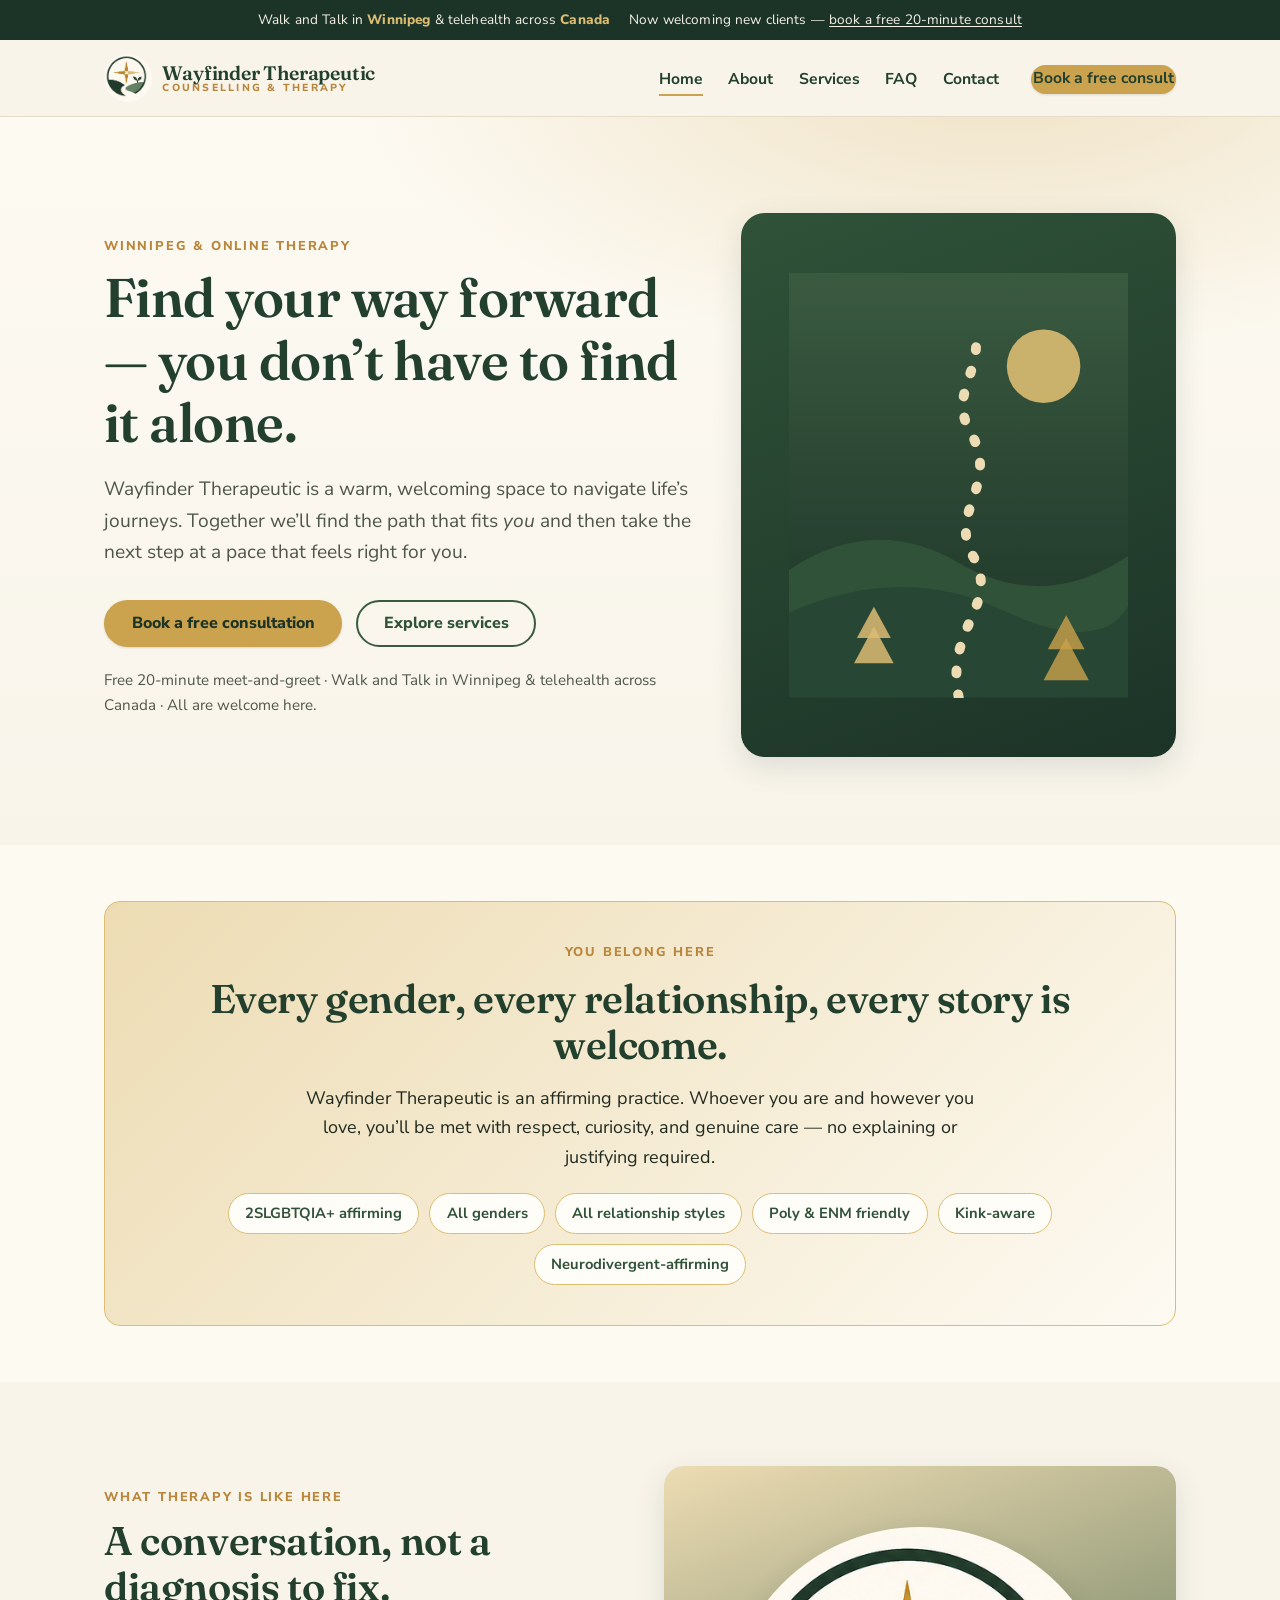
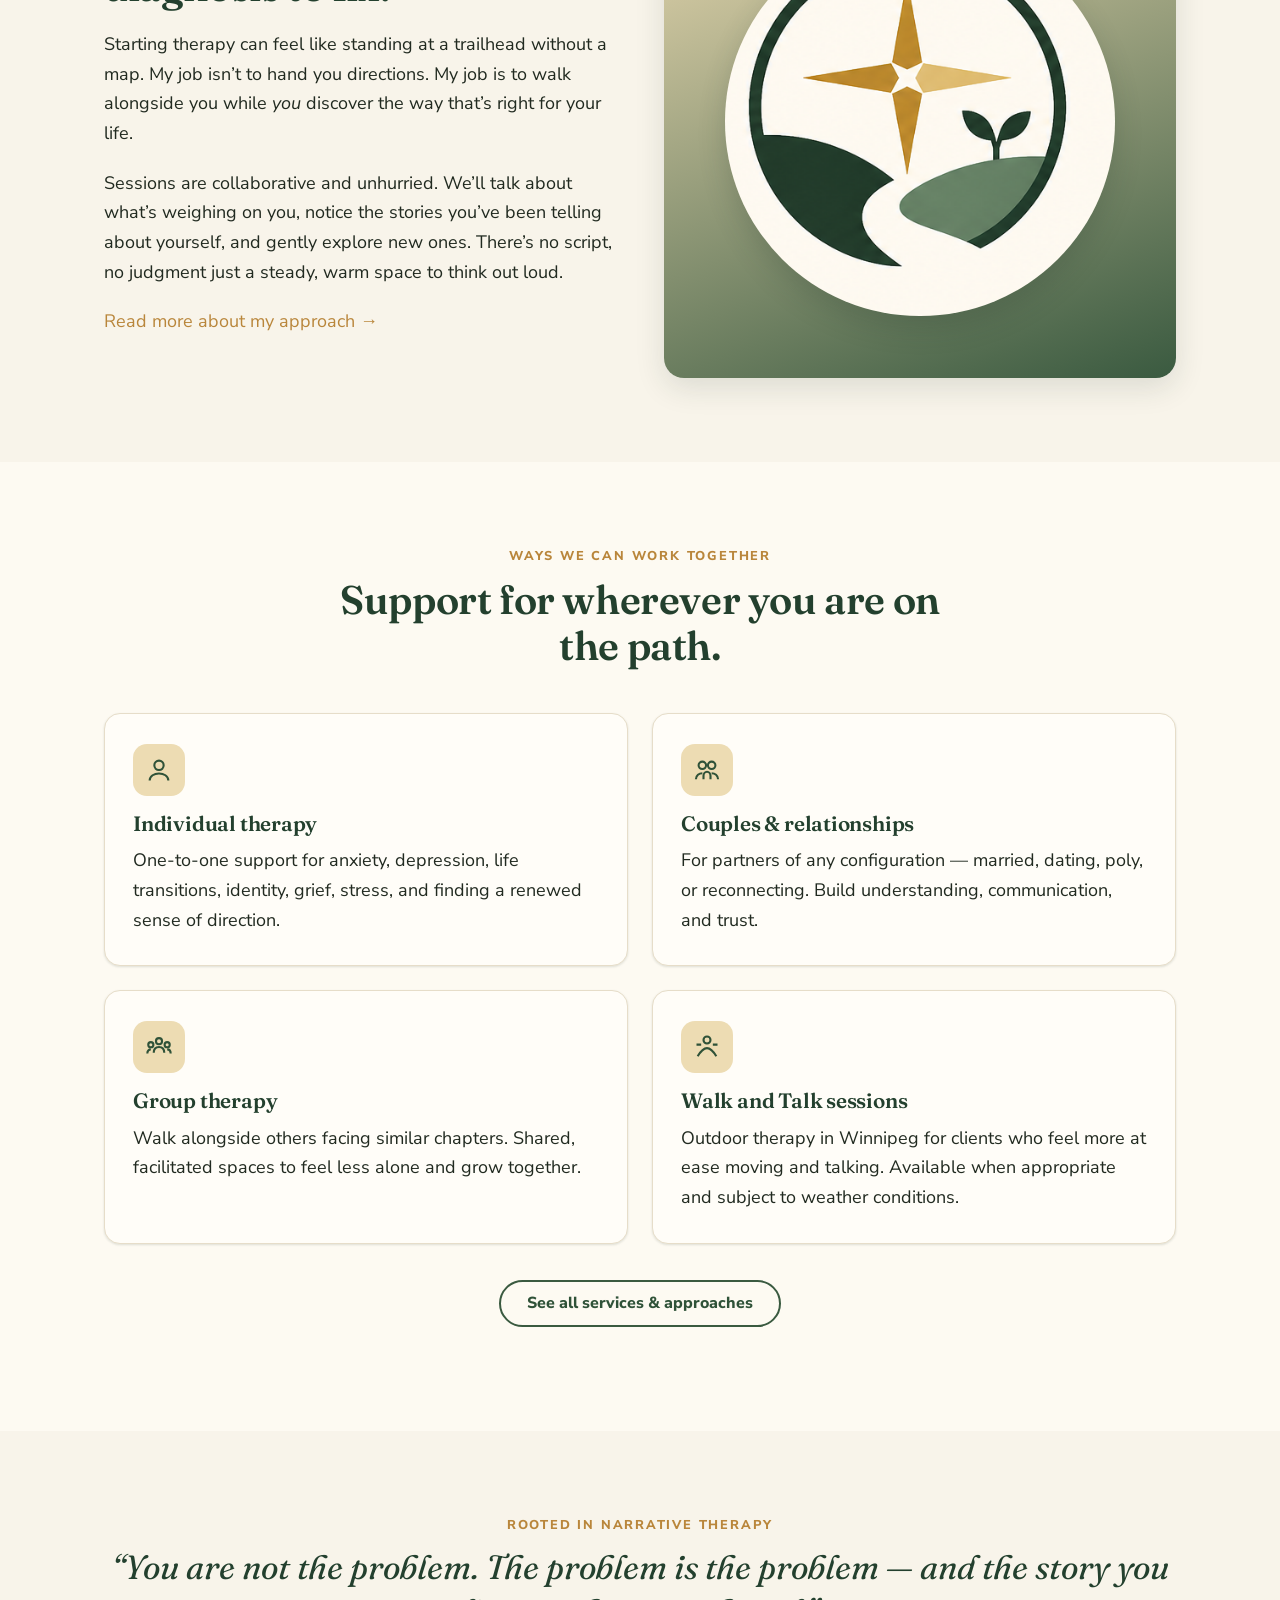
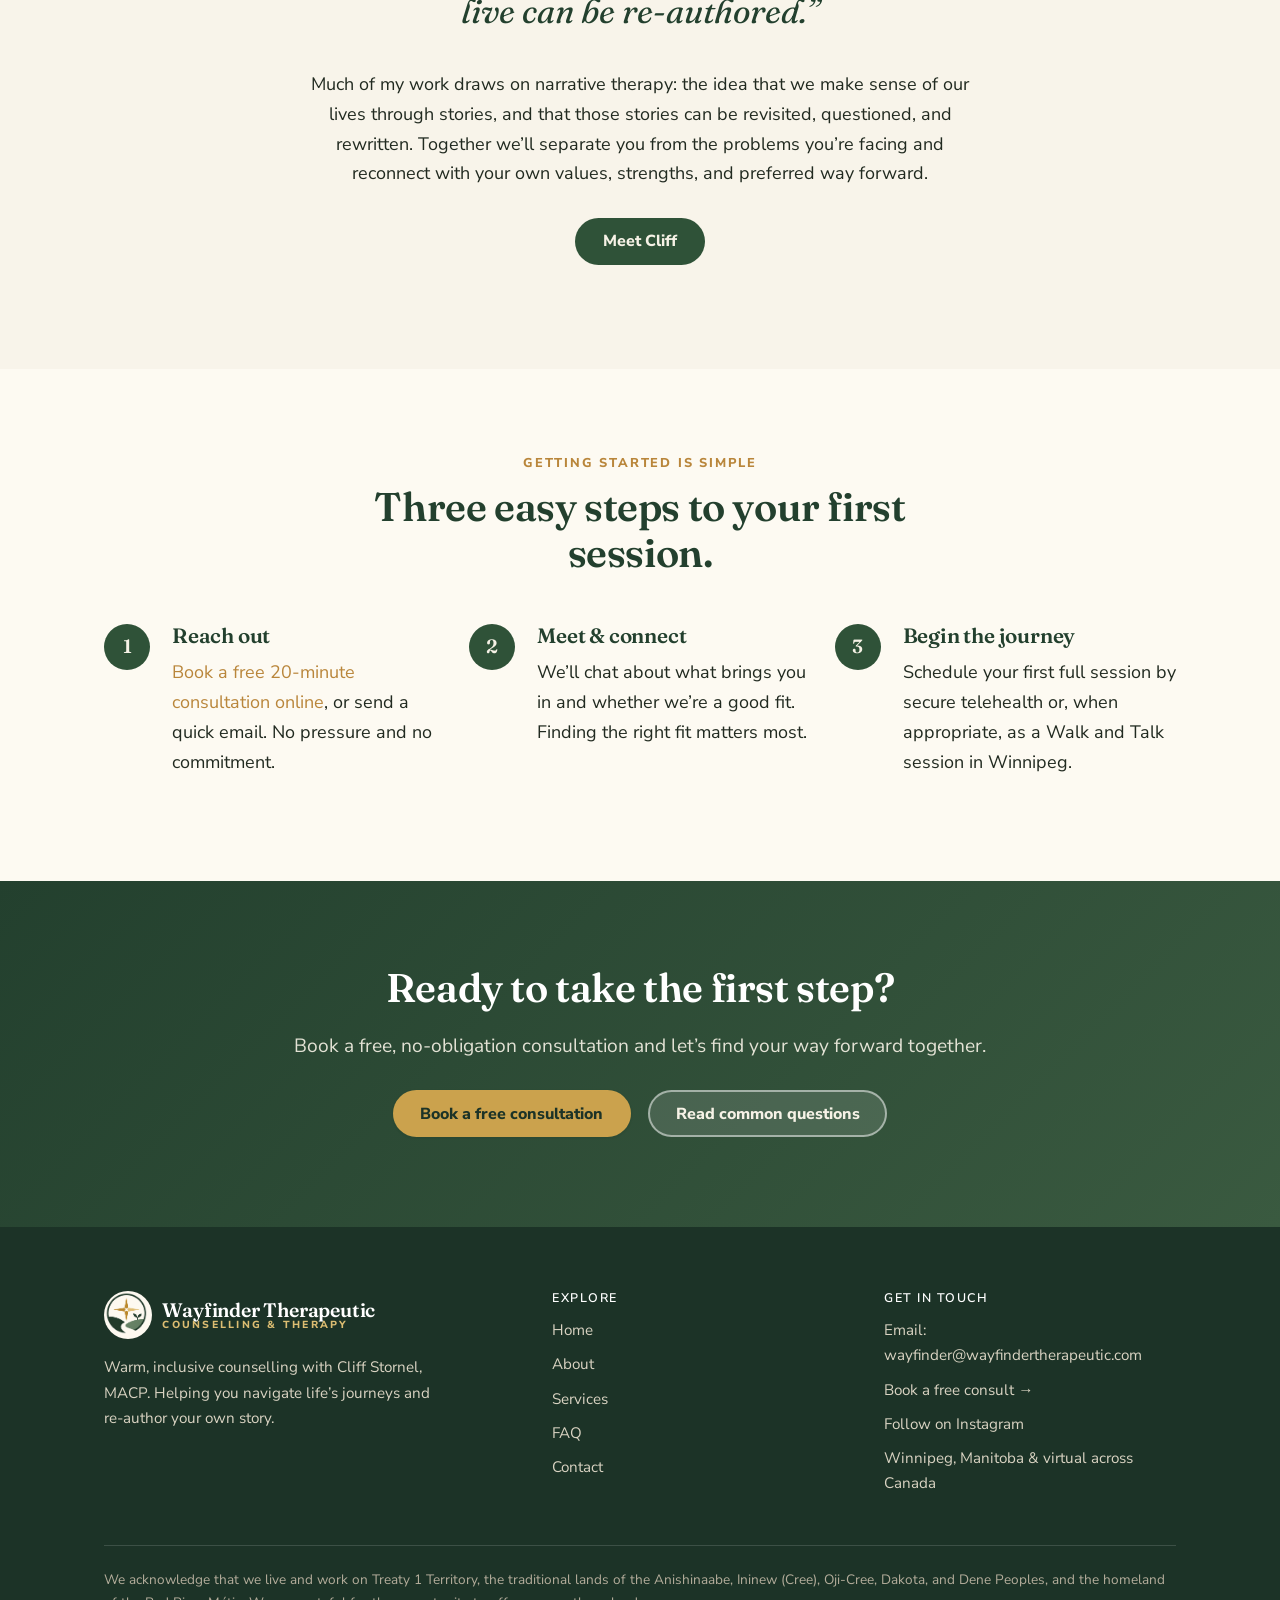
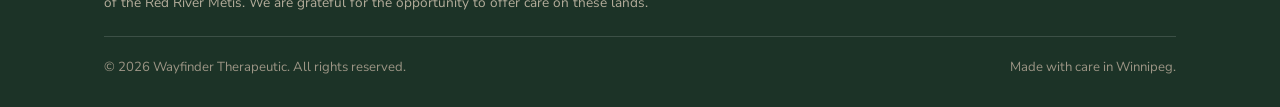
<file: index.html>
<!DOCTYPE html>
<html lang="en">
<head>
<meta charset="utf-8">
<meta name="viewport" content="width=device-width, initial-scale=1">
<title>Wayfinder Therapeutic | Counselling in Winnipeg & Online</title>
<meta name="description" content="Warm, inclusive counselling with Cliff Stornel, MACP. Find your way forward through virtual therapy across Canada or Walk and Talk sessions in Winnipeg. Book a free consultation.">
<link rel="preconnect" href="https://fonts.googleapis.com">
<link rel="preconnect" href="https://fonts.gstatic.com" crossorigin>
<link href="https://fonts.googleapis.com/css2?family=Fraunces:ital,opsz,wght@0,9..144,400;0,9..144,500;0,9..144,600;1,9..144,500&family=Nunito+Sans:wght@400;600;700;800&display=swap" rel="stylesheet">
<link rel="stylesheet" href="css/styles.css">
<link rel="icon" type="image/png" href="Images/wayfinder-therapeutic-emblem-v1.png">
</head>
<body>

<!-- ===== Top bar ===== -->
<div class="topbar">
  <div class="container">
    <span>Walk and Talk in <strong>Winnipeg</strong> &amp; telehealth across <strong>Canada</strong></span>
    <span>Now welcoming new clients — <a href="https://wayfindertherapeutic.janeapp.com" target="_blank" rel="noopener">book a free 20-minute consult</a></span>
  </div>
</div>

<!-- ===== Header ===== -->
<header class="site-header">
  <div class="container nav">
    <a class="brand" href="index.html" aria-label="Wayfinder Therapeutic home">
      <img class="logo" src="Images/wayfinder-therapeutic-emblem-v1.png" alt="">
      <span class="brand-text">
        <span class="brand-name">Wayfinder Therapeutic</span>
        <span class="brand-tag">Counselling &amp; Therapy</span>
      </span>
    </a>

    <nav aria-label="Primary">
      <button class="nav-toggle" aria-label="Toggle menu" aria-controls="nav-links" aria-expanded="false">
        <svg width="26" height="26" viewBox="0 0 24 24" fill="none" stroke="currentColor" stroke-width="2.2" stroke-linecap="round"><line x1="3" y1="6" x2="21" y2="6"/><line x1="3" y1="12" x2="21" y2="12"/><line x1="3" y1="18" x2="21" y2="18"/></svg>
      </button>
      <ul class="nav-links" id="nav-links">
        <li><a href="index.html">Home</a></li>
        <li><a href="about.html">About</a></li>
        <li><a href="services.html">Services</a></li>
        <li><a href="faq.html">FAQ</a></li>
        <li><a href="contact.html">Contact</a></li>
        <li class="nav-cta"><a class="btn btn-primary" href="https://wayfindertherapeutic.janeapp.com" target="_blank" rel="noopener">Book a free consult</a></li>
      </ul>
    </nav>
  </div>
</header>

<main>

<!-- ===== Hero ===== -->
<section class="hero">
  <div class="container hero-grid">
    <div>
      <p class="eyebrow">Winnipeg &amp; Online Therapy</p>
      <h1>Find your way forward — you don&rsquo;t have to find it alone.</h1>
      <p class="lead">Wayfinder Therapeutic is a warm, welcoming space to navigate life&rsquo;s journeys. Together we&rsquo;ll find the path that fits <em>you</em> and then take the next step at a pace that feels right for you.</p>
      <div class="hero-actions">
        <a class="btn btn-primary" href="https://wayfindertherapeutic.janeapp.com" target="_blank" rel="noopener">Book a free consultation</a>
        <a class="btn btn-outline" href="services.html">Explore services</a>
      </div>
      <p class="hero-note">Free 20-minute meet-and-greet · Walk and Talk in Winnipeg &amp; telehealth across Canada · All are welcome here.</p>
    </div>
    <div class="hero-art" aria-hidden="true">
      <!-- Trail / wayfinding motif -->
      <svg viewBox="0 0 240 300" xmlns="http://www.w3.org/2000/svg">
        <defs>
          <linearGradient id="sky" x1="0" y1="0" x2="0" y2="1">
            <stop offset="0" stop-color="#3a5a40"/>
            <stop offset="1" stop-color="#1c3327"/>
          </linearGradient>
        </defs>
        <rect width="240" height="300" fill="url(#sky)"/>
        <circle cx="180" cy="66" r="26" fill="#dcbd72" opacity=".9"/>
        <!-- distant hills -->
        <path d="M0 210 Q60 170 120 205 T240 200 V300 H0 Z" fill="#2f5238"/>
        <path d="M0 240 Q80 205 150 238 T240 235 V300 H0 Z" fill="#274634"/>
        <!-- winding trail -->
        <path d="M120 300 C110 250 150 235 130 200 C112 168 150 150 128 112 C112 84 140 66 130 40"
              fill="none" stroke="#eddcb3" stroke-width="7" stroke-linecap="round" stroke-dasharray="2 15"/>
        <!-- trees -->
        <g fill="#dcbd72">
          <path d="M60 250 l14 26 h-28 z" opacity=".85"/>
          <path d="M60 236 l12 22 h-24 z" opacity=".85"/>
        </g>
        <g fill="#cba24d">
          <path d="M196 258 l16 30 h-32 z" opacity=".8"/>
          <path d="M196 242 l13 24 h-26 z" opacity=".8"/>
        </g>
      </svg>
    </div>
  </div>
</section>

<!-- ===== Visibility / inclusive statement ===== -->
<section class="section-sm bg-soft">
  <div class="container">
    <div class="visibility">
      <p class="eyebrow mb-0">You belong here</p>
      <h2 style="margin:.3em 0 .4em;">Every gender, every relationship, every story is welcome.</h2>
      <p class="measure mx-auto" style="margin-bottom:0;">Wayfinder Therapeutic is an affirming practice. Whoever you are and however you love, you&rsquo;ll be met with respect, curiosity, and genuine care — no explaining or justifying required.</p>
      <div class="badges">
        <span class="badge">2SLGBTQIA+ affirming</span>
        <span class="badge">All genders</span>
        <span class="badge">All relationship styles</span>
        <span class="badge">Poly &amp; ENM friendly</span>
        <span class="badge">Kink-aware</span>
        <span class="badge">Neurodivergent-affirming</span>
      </div>
    </div>
  </div>
</section>

<!-- ===== What therapy is like ===== -->
<section class="bg-cream">
  <div class="container split">
    <div>
      <p class="eyebrow">What therapy is like here</p>
      <h2>A conversation, not a diagnosis to fix.</h2>
      <p>Starting therapy can feel like standing at a trailhead without a map. My job isn&rsquo;t to hand you directions. My job is to walk alongside you while <em>you</em> discover the way that&rsquo;s right for your life.</p>
      <p>Sessions are collaborative and unhurried. We&rsquo;ll talk about what&rsquo;s weighing on you, notice the stories you&rsquo;ve been telling about yourself, and gently explore new ones. There&rsquo;s no script, no judgment just a steady, warm space to think out loud.</p>
      <p><a href="about.html">Read more about my approach &rarr;</a></p>
    </div>
    <div class="split-art">
      <img class="therapy-logo" src="Images/wayfinder-therapeutic-emblem-v1.png" alt="Wayfinder Therapeutic emblem">
    </div>
  </div>
</section>

<!-- ===== Services preview ===== -->
<section class="bg-soft">
  <div class="container">
    <div class="section-head center" style="margin-bottom:44px;">
      <p class="eyebrow">Ways we can work together</p>
      <h2>Support for wherever you are on the path.</h2>
    </div>
    <div class="grid grid-2">
      <div class="card">
        <div class="card-icon" aria-hidden="true">
          <svg viewBox="0 0 24 24" fill="none" stroke="currentColor" stroke-width="1.8"><circle cx="12" cy="8" r="4"/><path d="M4 21c0-4 4-6 8-6s8 2 8 6"/></svg>
        </div>
        <h3>Individual therapy</h3>
        <p>One-to-one support for anxiety, depression, life transitions, identity, grief, stress, and finding a renewed sense of direction.</p>
      </div>
      <div class="card">
        <div class="card-icon" aria-hidden="true">
          <svg viewBox="0 0 24 24" fill="none" stroke="currentColor" stroke-width="1.8"><circle cx="8" cy="8" r="3.2"/><circle cx="16" cy="8" r="3.2"/><path d="M2.5 20c0-3.4 2.8-5.2 5.5-5.2M21.5 20c0-3.4-2.8-5.2-5.5-5.2"/><path d="M12 13.5c1.6 0 3 1.6 3 3.5v3M12 13.5c-1.6 0-3 1.6-3 3.5v3"/></svg>
        </div>
        <h3>Couples &amp; relationships</h3>
        <p>For partners of any configuration — married, dating, poly, or reconnecting. Build understanding, communication, and trust.</p>
      </div>
      <div class="card">
        <div class="card-icon" aria-hidden="true">
          <svg viewBox="0 0 24 24" fill="none" stroke="currentColor" stroke-width="1.8"><circle cx="12" cy="7" r="2.6"/><circle cx="5" cy="10" r="2.2"/><circle cx="19" cy="10" r="2.2"/><path d="M12 12c2.8 0 4.5 2 4.5 5M12 12c-2.8 0-4.5 2-4.5 5M5 14c-1.8 0-3 1.4-3 3.5M19 14c1.8 0 3 1.4 3 3.5"/></svg>
        </div>
        <h3>Group therapy</h3>
        <p>Walk alongside others facing similar chapters. Shared, facilitated spaces to feel less alone and grow together.</p>
      </div>
      <div class="card">
        <div class="card-icon" aria-hidden="true">
          <svg viewBox="0 0 24 24" fill="none" stroke="currentColor" stroke-width="1.8"><path d="M4 20c3-5 5-7 8-7s5 2 8 7"/><circle cx="12" cy="6" r="3"/><path d="M3 10h4M17 10h4"/></svg>
        </div>
        <h3>Walk and Talk sessions</h3>
        <p>Outdoor therapy in Winnipeg for clients who feel more at ease moving and talking. Available when appropriate and subject to weather conditions.</p>
      </div>
    </div>
    <p class="center" style="margin-top:36px;"><a class="btn btn-outline" href="services.html">See all services &amp; approaches</a></p>
  </div>
</section>

<!-- ===== Approach / narrative ===== -->
<section class="bg-cream">
  <div class="container center">
    <div class="section-head center mx-auto">
      <p class="eyebrow">Rooted in narrative therapy</p>
    </div>
    <p class="pullquote measure mx-auto">&ldquo;You are not the problem. The problem is the problem — and the story you live can be re-authored.&rdquo;</p>
    <p class="measure mx-auto" style="margin-top:1.4em;">Much of my work draws on narrative therapy: the idea that we make sense of our lives through stories, and that those stories can be revisited, questioned, and rewritten. Together we&rsquo;ll separate you from the problems you&rsquo;re facing and reconnect with your own values, strengths, and preferred way forward.</p>
    <p style="margin-top:1.6em;"><a class="btn btn-solid" href="about.html">Meet Cliff</a></p>
  </div>
</section>

<!-- ===== Steps ===== -->
<section class="bg-soft">
  <div class="container">
    <div class="section-head center mx-auto" style="margin-bottom:48px;">
      <p class="eyebrow">Getting started is simple</p>
      <h2>Three easy steps to your first session.</h2>
    </div>
    <div class="grid grid-3 steps">
      <div class="step">
        <h3>Reach out</h3>
        <p><a href="https://wayfindertherapeutic.janeapp.com" target="_blank" rel="noopener">Book a free 20-minute consultation online</a>, or send a quick email. No pressure and no commitment.</p>
      </div>
      <div class="step">
        <h3>Meet &amp; connect</h3>
        <p>We&rsquo;ll chat about what brings you in and whether we&rsquo;re a good fit. Finding the right fit matters most.</p>
      </div>
      <div class="step">
        <h3>Begin the journey</h3>
        <p>Schedule your first full session by secure telehealth or, when appropriate, as a Walk and Talk session in Winnipeg.</p>
      </div>
    </div>
  </div>
</section>

<!-- ===== CTA band ===== -->
<section class="bg-band cta-band">
  <div class="container">
    <h2>Ready to take the first step?</h2>
    <p class="lead measure mx-auto" style="color:rgba(246,242,230,.9);">Book a free, no-obligation consultation and let&rsquo;s find your way forward together.</p>
    <div style="margin-top:1.2em;">
      <a class="btn btn-primary" href="https://wayfindertherapeutic.janeapp.com" target="_blank" rel="noopener">Book a free consultation</a>
      <a class="btn btn-ghost-light" href="faq.html">Read common questions</a>
    </div>
  </div>
</section>

</main>

<!-- ===== Footer ===== -->
<footer class="site-footer">
  <div class="container">
    <div class="footer-grid">
      <div>
        <a class="brand" href="index.html" style="margin-bottom:16px;">
          <img class="logo" src="Images/wayfinder-therapeutic-emblem-v1.png" alt="">
          <span class="brand-text"><span class="brand-name">Wayfinder Therapeutic</span><span class="brand-tag">Counselling &amp; Therapy</span></span>
        </a>
        <p style="max-width:38ch;">Warm, inclusive counselling with Cliff Stornel, MACP. Helping you navigate life&rsquo;s journeys and re-author your own story.</p>
      </div>
      <div>
        <h4>Explore</h4>
        <ul class="footer-links">
          <li><a href="index.html">Home</a></li>
          <li><a href="about.html">About</a></li>
          <li><a href="services.html">Services</a></li>
          <li><a href="faq.html">FAQ</a></li>
          <li><a href="contact.html">Contact</a></li>
        </ul>
      </div>
      <div>
        <h4>Get in touch</h4>
        <ul class="footer-links">
          <li>Email: <a href="mailto:wayfinder@wayfindertherapeutic.com">wayfinder@wayfindertherapeutic.com</a></li>
          <li><a href="https://wayfindertherapeutic.janeapp.com" target="_blank" rel="noopener">Book a free consult &rarr;</a></li>
          <li><a href="https://www.instagram.com/wayfindertherapeutic/?hl=en" target="_blank" rel="noopener">Follow on Instagram</a></li>
          <li>Winnipeg, Manitoba &amp; virtual across Canada</li>
        </ul>
      </div>
    </div>
    <p class="footer-ack">We acknowledge that we live and work on Treaty 1 Territory, the traditional lands of the Anishinaabe, Ininew (Cree), Oji-Cree, Dakota, and Dene Peoples, and the homeland of the Red River Métis. We are grateful for the opportunity to offer care on these lands.</p>
    <div class="footer-bottom">
      <span>&copy; 2026 Wayfinder Therapeutic. All rights reserved.</span>
      <span>Made with care in Winnipeg.</span>
    </div>
  </div>
</footer>

<script src="js/main.js"></script>
</body>
</html>
</file>
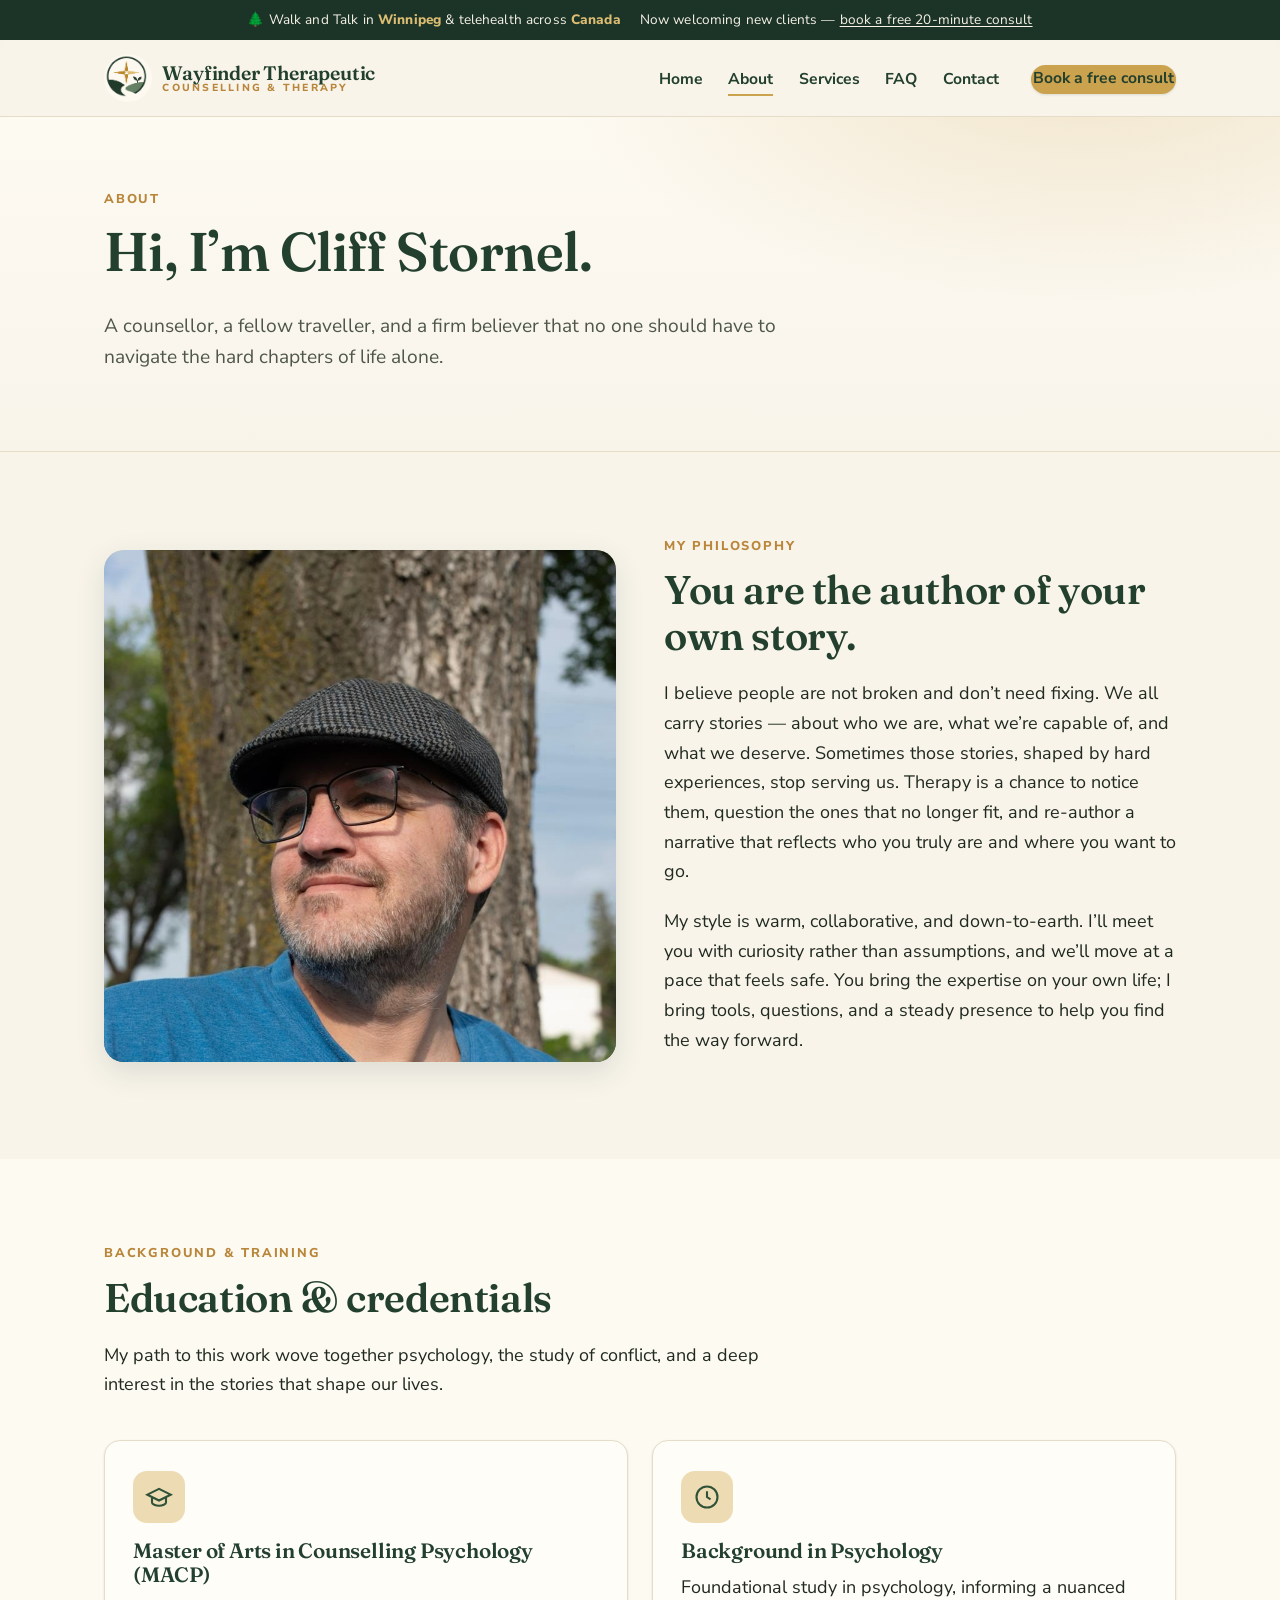
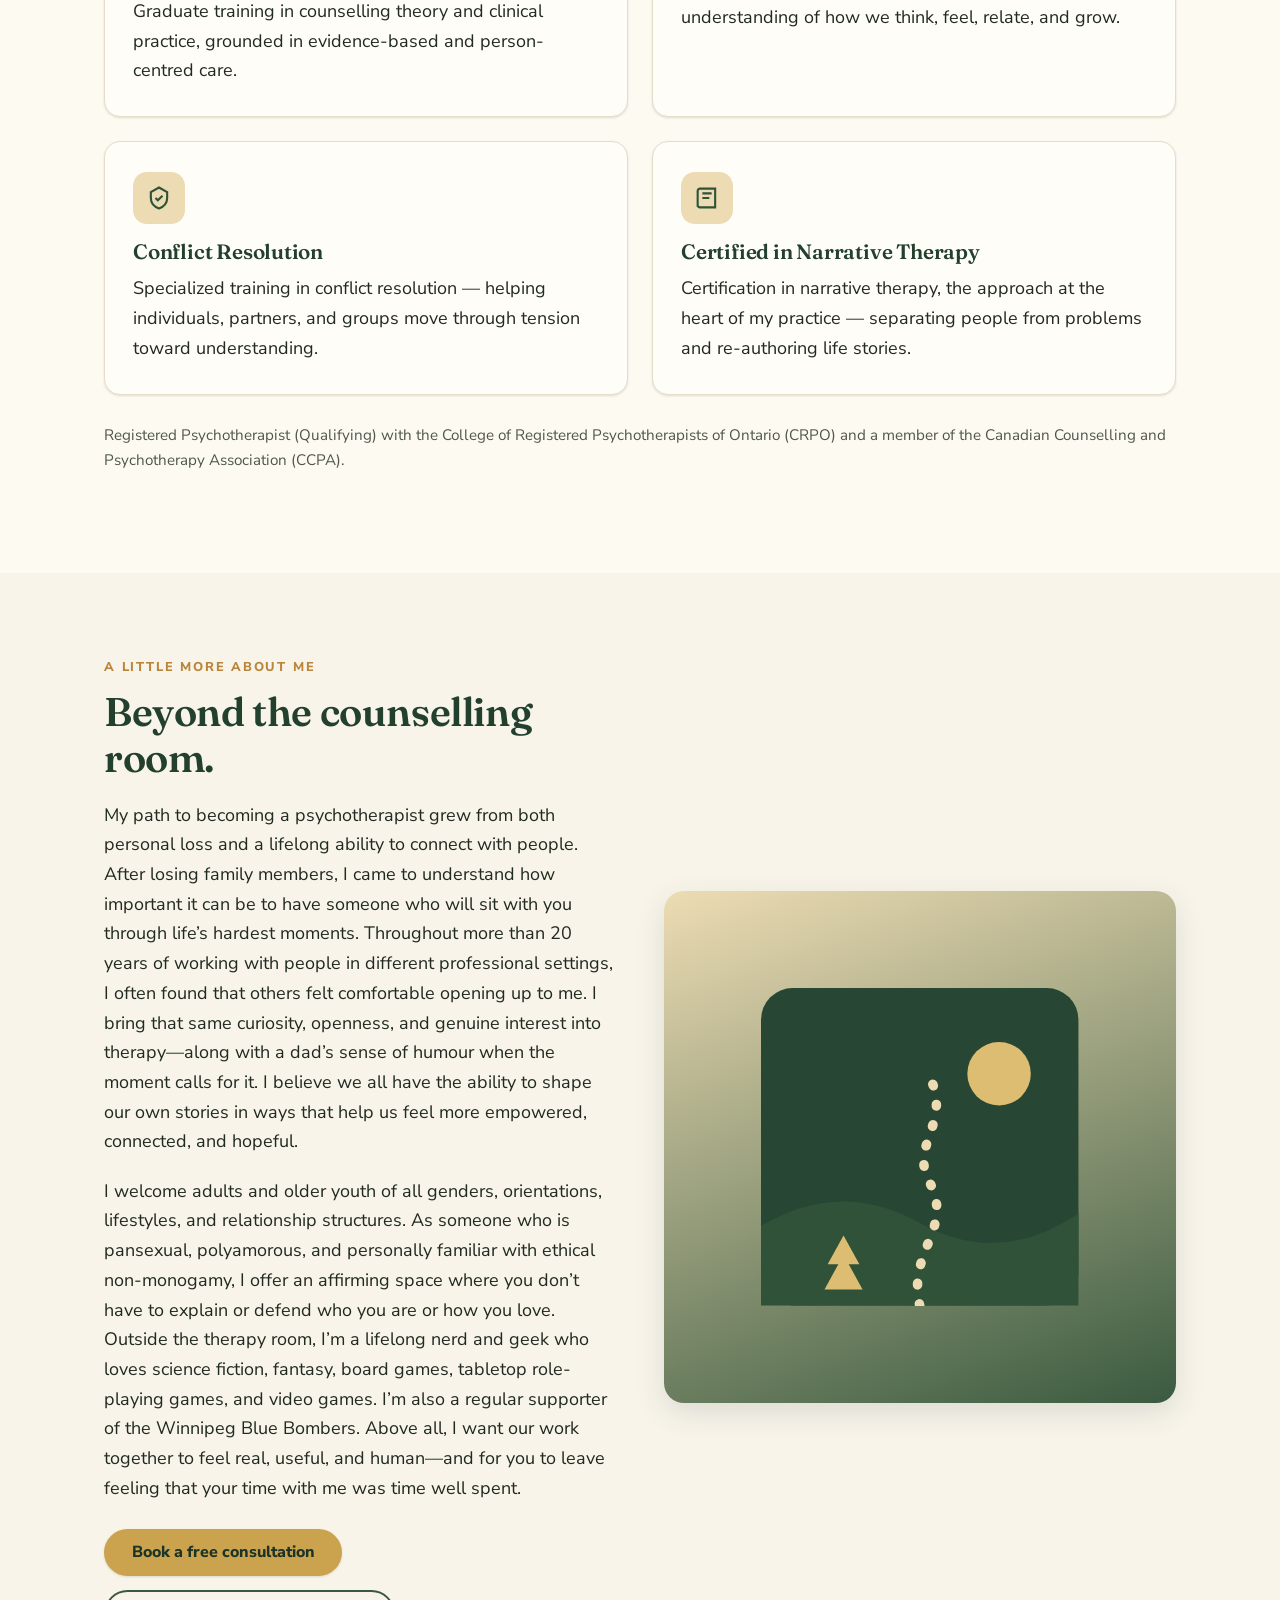
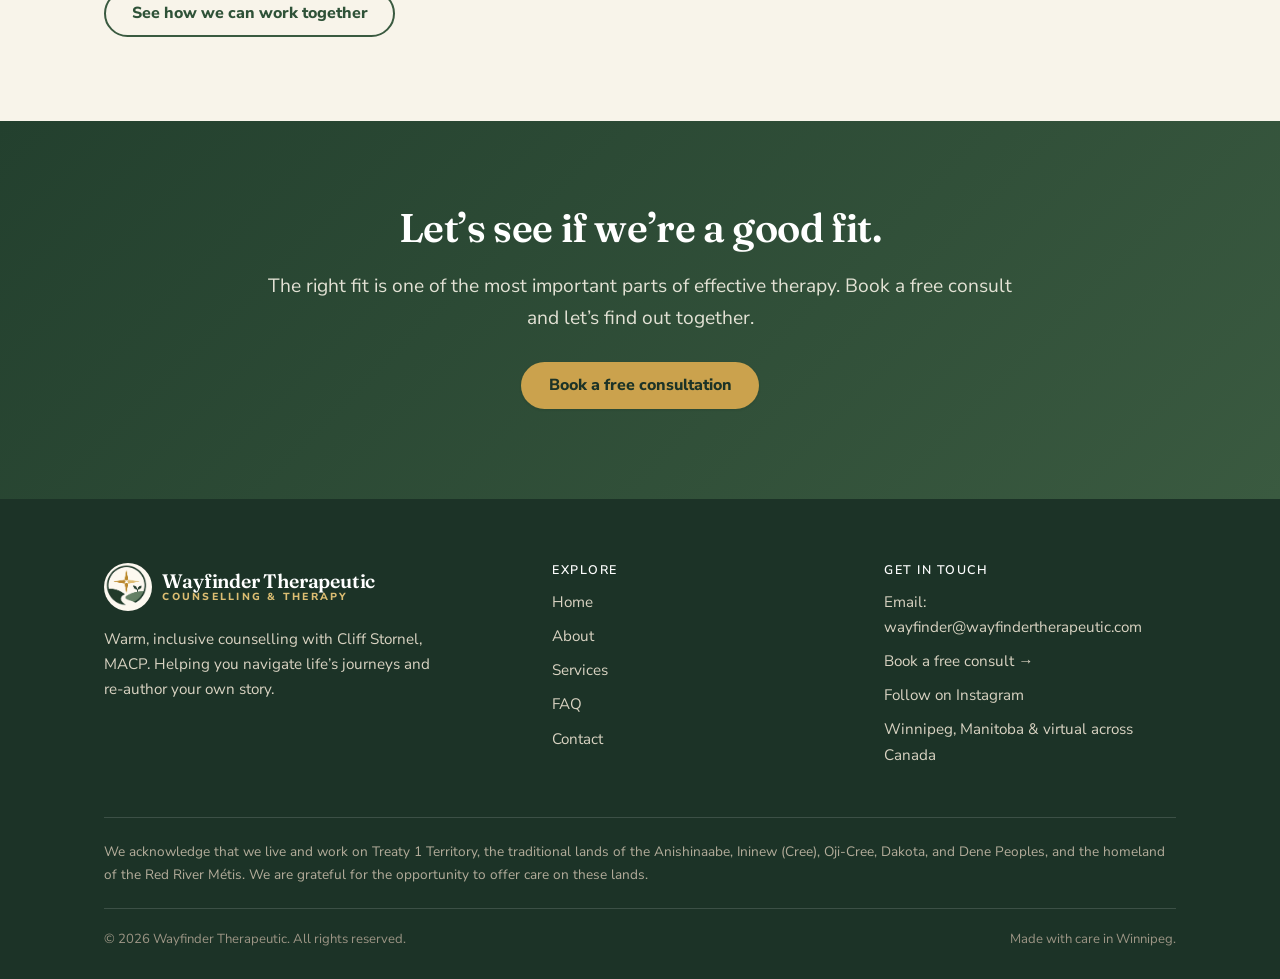
<file: about.html>
<!DOCTYPE html>
<html lang="en">
<head>
<meta charset="utf-8">
<meta name="viewport" content="width=device-width, initial-scale=1">
<title>About Cliff Stornel | Wayfinder Therapeutic</title>
<meta name="description" content="Meet Cliff Stornel, MACP — a Winnipeg counsellor trained in narrative therapy, psychology, and conflict resolution. Learn about his philosophy of helping you re-author your own story.">
<link rel="preconnect" href="https://fonts.googleapis.com">
<link rel="preconnect" href="https://fonts.gstatic.com" crossorigin>
<link href="https://fonts.googleapis.com/css2?family=Fraunces:ital,opsz,wght@0,9..144,400;0,9..144,500;0,9..144,600;1,9..144,500&family=Nunito+Sans:wght@400;600;700;800&display=swap" rel="stylesheet">
<link rel="stylesheet" href="css/styles.css">
<link rel="icon" type="image/png" href="Images/wayfinder-therapeutic-emblem-v1.png">
</head>
<body>

<div class="topbar">
  <div class="container">
    <span>🌲 Walk and Talk in <strong>Winnipeg</strong> &amp; telehealth across <strong>Canada</strong></span>
    <span>Now welcoming new clients — <a href="https://wayfindertherapeutic.janeapp.com" target="_blank" rel="noopener">book a free 20-minute consult</a></span>
  </div>
</div>

<header class="site-header">
  <div class="container nav">
    <a class="brand" href="index.html" aria-label="Wayfinder Therapeutic home">
      <img class="logo" src="Images/wayfinder-therapeutic-emblem-v1.png" alt="">
      <span class="brand-text"><span class="brand-name">Wayfinder Therapeutic</span><span class="brand-tag">Counselling &amp; Therapy</span></span>
    </a>
    <nav aria-label="Primary">
      <button class="nav-toggle" aria-label="Toggle menu" aria-controls="nav-links" aria-expanded="false">
        <svg width="26" height="26" viewBox="0 0 24 24" fill="none" stroke="currentColor" stroke-width="2.2" stroke-linecap="round"><line x1="3" y1="6" x2="21" y2="6"/><line x1="3" y1="12" x2="21" y2="12"/><line x1="3" y1="18" x2="21" y2="18"/></svg>
      </button>
      <ul class="nav-links" id="nav-links">
        <li><a href="index.html">Home</a></li>
        <li><a href="about.html">About</a></li>
        <li><a href="services.html">Services</a></li>
        <li><a href="faq.html">FAQ</a></li>
        <li><a href="contact.html">Contact</a></li>
        <li class="nav-cta"><a class="btn btn-primary" href="https://wayfindertherapeutic.janeapp.com" target="_blank" rel="noopener">Book a free consult</a></li>
      </ul>
    </nav>
  </div>
</header>

<main>

<section class="page-hero">
  <div class="container">
    <p class="eyebrow">About</p>
    <h1>Hi, I&rsquo;m Cliff Stornel.</h1>
    <p class="lead">A counsellor, a fellow traveller, and a firm believer that no one should have to navigate the hard chapters of life alone.</p>
  </div>
</section>

<section class="bg-cream">
  <div class="container split">
    <div class="split-art">
      <img src="Images/Cliffheadshot.jpeg" alt="Cliff Stornel, counsellor at Wayfinder Therapeutic">
    </div>
    <div>
      <p class="eyebrow">My philosophy</p>
      <h2>You are the author of your own story.</h2>
      <p>I believe people are not broken and don&rsquo;t need fixing. We all carry stories — about who we are, what we&rsquo;re capable of, and what we deserve. Sometimes those stories, shaped by hard experiences, stop serving us. Therapy is a chance to notice them, question the ones that no longer fit, and re-author a narrative that reflects who you truly are and where you want to go.</p>
      <p>My style is warm, collaborative, and down-to-earth. I&rsquo;ll meet you with curiosity rather than assumptions, and we&rsquo;ll move at a pace that feels safe. You bring the expertise on your own life; I bring tools, questions, and a steady presence to help you find the way forward.</p>
    </div>
  </div>
</section>

<section class="bg-soft">
  <div class="container">
    <div class="section-head" style="margin-bottom:40px;">
      <p class="eyebrow">Background &amp; training</p>
      <h2>Education &amp; credentials</h2>
      <p class="measure">My path to this work wove together psychology, the study of conflict, and a deep interest in the stories that shape our lives.</p>
    </div>
    <div class="grid grid-2">
      <div class="card">
        <div class="card-icon" aria-hidden="true"><svg viewBox="0 0 24 24" fill="none" stroke="currentColor" stroke-width="1.8"><path d="M22 10L12 5 2 10l10 5 10-5z"/><path d="M6 12v5c0 1 3 2.5 6 2.5s6-1.5 6-2.5v-5"/></svg></div>
        <h3>Master of Arts in Counselling Psychology (MACP)</h3>
        <p>Graduate training in counselling theory and clinical practice, grounded in evidence-based and person-centred care.</p>
      </div>
      <div class="card">
        <div class="card-icon" aria-hidden="true"><svg viewBox="0 0 24 24" fill="none" stroke="currentColor" stroke-width="1.8"><circle cx="12" cy="12" r="9"/><path d="M12 7v5l3 2"/></svg></div>
        <h3>Background in Psychology</h3>
        <p>Foundational study in psychology, informing a nuanced understanding of how we think, feel, relate, and grow.</p>
      </div>
      <div class="card">
        <div class="card-icon" aria-hidden="true"><svg viewBox="0 0 24 24" fill="none" stroke="currentColor" stroke-width="1.8"><path d="M12 3l7 4v5c0 4.5-3 7.5-7 9-4-1.5-7-4.5-7-9V7z"/><path d="M9 12l2 2 4-4"/></svg></div>
        <h3>Conflict Resolution</h3>
        <p>Specialized training in conflict resolution — helping individuals, partners, and groups move through tension toward understanding.</p>
      </div>
      <div class="card">
        <div class="card-icon" aria-hidden="true"><svg viewBox="0 0 24 24" fill="none" stroke="currentColor" stroke-width="1.8"><path d="M4 19.5V6a2 2 0 012-2h13v16H6a2 2 0 01-2-2z"/><path d="M8 8h8M8 12h6"/></svg></div>
        <h3>Certified in Narrative Therapy</h3>
        <p>Certification in narrative therapy, the approach at the heart of my practice — separating people from problems and re-authoring life stories.</p>
      </div>
    </div>
    <p style="margin-top:28px; color:var(--ink-soft); font-size:.95rem;">Registered Psychotherapist (Qualifying) with the College of Registered Psychotherapists of Ontario (CRPO) and a member of the Canadian Counselling and Psychotherapy Association (CCPA).</p>
  </div>
</section>

<section class="bg-cream">
  <div class="container split">
    <div>
      <p class="eyebrow">A little more about me</p>
      <h2>Beyond the counselling room.</h2>
      <p>My path to becoming a psychotherapist grew from both personal loss and a lifelong ability to connect with people. After losing family members, I came to understand how important it can be to have someone who will sit with you through life’s hardest moments. Throughout more than 20 years of working with people in different professional settings, I often found that others felt comfortable opening up to me. I bring that same curiosity, openness, and genuine interest into therapy—along with a dad’s sense of humour when the moment calls for it. I believe we all have the ability to shape our own stories in ways that help us feel more empowered, connected, and hopeful.</p>
      <p>I welcome adults and older youth of all genders, orientations, lifestyles, and relationship structures. As someone who is pansexual, polyamorous, and personally familiar with ethical non-monogamy, I offer an affirming space where you don’t have to explain or defend who you are or how you love. Outside the therapy room, I’m a lifelong nerd and geek who loves science fiction, fantasy, board games, tabletop role-playing games, and video games. I’m also a regular supporter of the Winnipeg Blue Bombers. Above all, I want our work together to feel real, useful, and human—and for you to leave feeling that your time with me was time well spent.</p>
      <div class="hero-actions" style="margin-top:1.4em;">
        <a class="btn btn-primary" href="https://wayfindertherapeutic.janeapp.com" target="_blank" rel="noopener">Book a free consultation</a>
        <a class="btn btn-outline" href="services.html">See how we can work together</a>
      </div>
    </div>
    <div class="split-art" aria-hidden="true">
      <svg viewBox="0 0 200 200" xmlns="http://www.w3.org/2000/svg">
        <rect width="200" height="200" rx="20" fill="#274634"/>
        <path d="M0 150 Q50 120 100 148 T200 142 V200 H0Z" fill="#2f5238"/>
        <path d="M100 200 C92 165 122 152 106 122 C94 100 118 86 108 60" fill="none" stroke="#eddcb3" stroke-width="6" stroke-linecap="round" stroke-dasharray="1 12"/>
        <circle cx="150" cy="54" r="20" fill="#dcbd72"/>
        <path d="M52 168 l12 22 h-24z" fill="#dcbd72"/>
        <path d="M52 156 l10 18 h-20z" fill="#dcbd72"/>
      </svg>
    </div>
  </div>
</section>

<section class="bg-band cta-band">
  <div class="container">
    <h2>Let&rsquo;s see if we&rsquo;re a good fit.</h2>
    <p class="lead measure mx-auto" style="color:rgba(246,242,230,.9);">The right fit is one of the most important parts of effective therapy. Book a free consult and let&rsquo;s find out together.</p>
    <div style="margin-top:1.2em;">
      <a class="btn btn-primary" href="https://wayfindertherapeutic.janeapp.com" target="_blank" rel="noopener">Book a free consultation</a>
    </div>
  </div>
</section>

</main>

<footer class="site-footer">
  <div class="container">
    <div class="footer-grid">
      <div>
        <a class="brand" href="index.html" style="margin-bottom:16px;">
          <img class="logo" src="Images/wayfinder-therapeutic-emblem-v1.png" alt="">
          <span class="brand-text"><span class="brand-name">Wayfinder Therapeutic</span><span class="brand-tag">Counselling &amp; Therapy</span></span>
        </a>
        <p style="max-width:38ch;">Warm, inclusive counselling with Cliff Stornel, MACP. Helping you navigate life&rsquo;s journeys and re-author your own story.</p>
      </div>
      <div>
        <h4>Explore</h4>
        <ul class="footer-links">
          <li><a href="index.html">Home</a></li>
          <li><a href="about.html">About</a></li>
          <li><a href="services.html">Services</a></li>
          <li><a href="faq.html">FAQ</a></li>
          <li><a href="contact.html">Contact</a></li>
        </ul>
      </div>
      <div>
        <h4>Get in touch</h4>
        <ul class="footer-links">
          <li>Email: <a href="mailto:wayfinder@wayfindertherapeutic.com">wayfinder@wayfindertherapeutic.com</a></li>
          <li><a href="https://wayfindertherapeutic.janeapp.com" target="_blank" rel="noopener">Book a free consult &rarr;</a></li>
          <li><a href="https://www.instagram.com/wayfindertherapeutic/?hl=en" target="_blank" rel="noopener">Follow on Instagram</a></li>
          <li>Winnipeg, Manitoba &amp; virtual across Canada</li>
        </ul>
      </div>
    </div>
    <p class="footer-ack">We acknowledge that we live and work on Treaty 1 Territory, the traditional lands of the Anishinaabe, Ininew (Cree), Oji-Cree, Dakota, and Dene Peoples, and the homeland of the Red River Métis. We are grateful for the opportunity to offer care on these lands.</p>
    <div class="footer-bottom">
      <span>&copy; 2026 Wayfinder Therapeutic. All rights reserved.</span>
      <span>Made with care in Winnipeg.</span>
    </div>
  </div>
</footer>

<script src="js/main.js"></script>
</body>
</html>
</file>
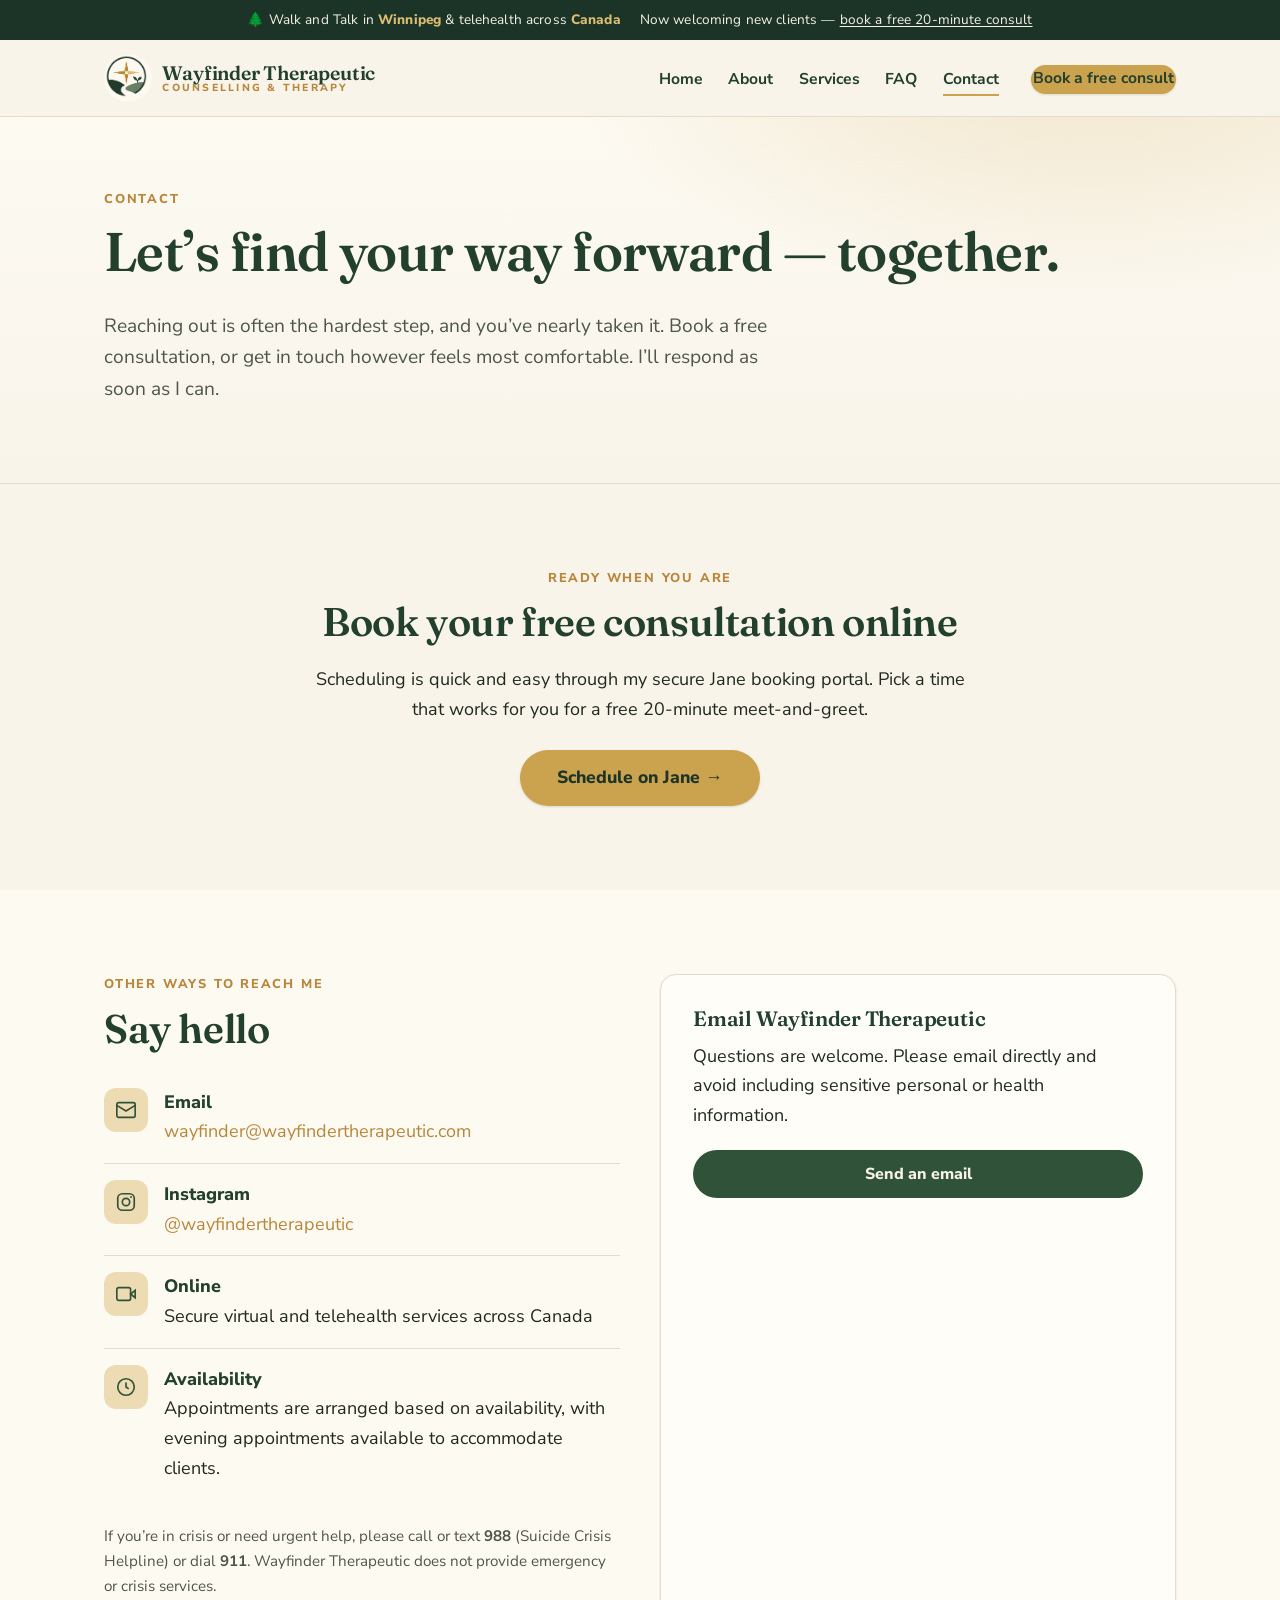
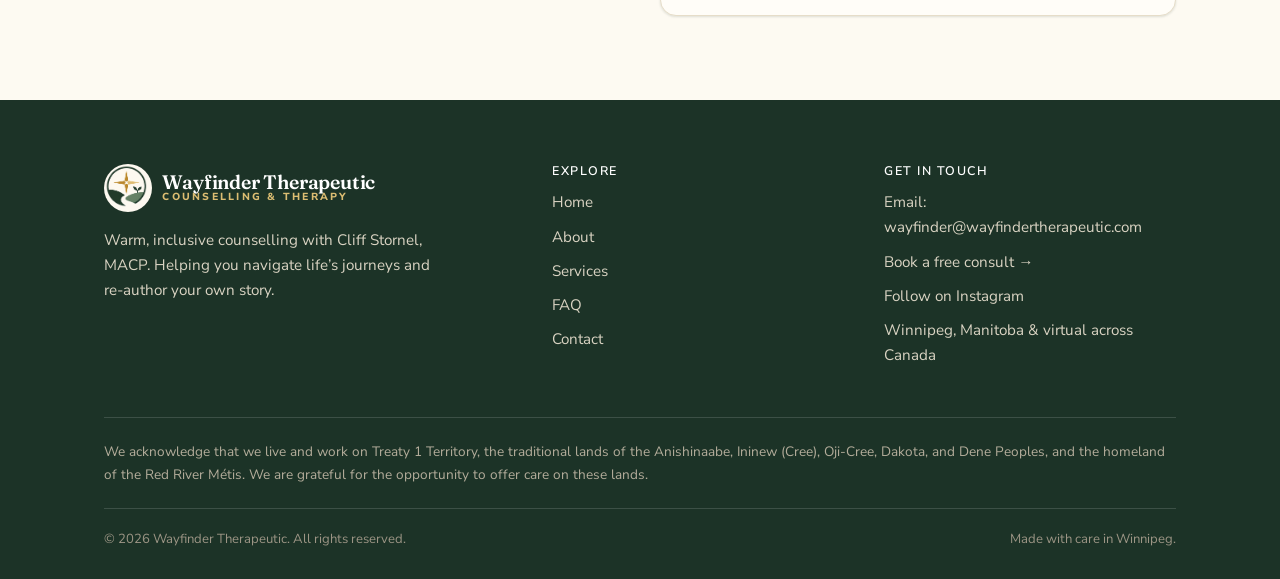
<file: contact.html>
<!DOCTYPE html>
<html lang="en">
<head>
<meta charset="utf-8">
<meta name="viewport" content="width=device-width, initial-scale=1">
<title>Contact &amp; Booking | Wayfinder Therapeutic</title>
<meta name="description" content="Book a free consultation with Wayfinder Therapeutic. Reach Cliff Stornel by email or Instagram, or schedule online through Jane. Telehealth across Canada and Walk and Talk sessions in Winnipeg.">
<link rel="preconnect" href="https://fonts.googleapis.com">
<link rel="preconnect" href="https://fonts.gstatic.com" crossorigin>
<link href="https://fonts.googleapis.com/css2?family=Fraunces:ital,opsz,wght@0,9..144,400;0,9..144,500;0,9..144,600;1,9..144,500&family=Nunito+Sans:wght@400;600;700;800&display=swap" rel="stylesheet">
<link rel="stylesheet" href="css/styles.css">
<link rel="icon" type="image/png" href="Images/wayfinder-therapeutic-emblem-v1.png">
</head>
<body>

<div class="topbar">
  <div class="container">
    <span>🌲 Walk and Talk in <strong>Winnipeg</strong> &amp; telehealth across <strong>Canada</strong></span>
    <span>Now welcoming new clients — <a href="https://wayfindertherapeutic.janeapp.com" target="_blank" rel="noopener">book a free 20-minute consult</a></span>
  </div>
</div>

<header class="site-header">
  <div class="container nav">
    <a class="brand" href="index.html" aria-label="Wayfinder Therapeutic home">
      <img class="logo" src="Images/wayfinder-therapeutic-emblem-v1.png" alt="">
      <span class="brand-text"><span class="brand-name">Wayfinder Therapeutic</span><span class="brand-tag">Counselling &amp; Therapy</span></span>
    </a>
    <nav aria-label="Primary">
      <button class="nav-toggle" aria-label="Toggle menu" aria-controls="nav-links" aria-expanded="false">
        <svg width="26" height="26" viewBox="0 0 24 24" fill="none" stroke="currentColor" stroke-width="2.2" stroke-linecap="round"><line x1="3" y1="6" x2="21" y2="6"/><line x1="3" y1="12" x2="21" y2="12"/><line x1="3" y1="18" x2="21" y2="18"/></svg>
      </button>
      <ul class="nav-links" id="nav-links">
        <li><a href="index.html">Home</a></li>
        <li><a href="about.html">About</a></li>
        <li><a href="services.html">Services</a></li>
        <li><a href="faq.html">FAQ</a></li>
        <li><a href="contact.html">Contact</a></li>
        <li class="nav-cta"><a class="btn btn-primary" href="https://wayfindertherapeutic.janeapp.com" target="_blank" rel="noopener">Book a free consult</a></li>
      </ul>
    </nav>
  </div>
</header>

<main>

<section class="page-hero">
  <div class="container">
    <p class="eyebrow">Contact</p>
    <h1>Let&rsquo;s find your way forward — together.</h1>
    <p class="lead">Reaching out is often the hardest step, and you&rsquo;ve nearly taken it. Book a free consultation, or get in touch however feels most comfortable. I&rsquo;ll respond as soon as I can.</p>
  </div>
</section>

<!-- Booking CTA -->
<section id="book" class="bg-cream">
  <div class="container center">
    <div class="section-head center mx-auto" style="margin-bottom:8px;">
      <p class="eyebrow">Ready when you are</p>
      <h2>Book your free consultation online</h2>
      <p class="measure mx-auto">Scheduling is quick and easy through my secure Jane booking portal. Pick a time that works for you for a free 20-minute meet-and-greet.</p>
    </div>
    <div style="margin-top:1.4em;">
      <a class="btn btn-primary" href="https://wayfindertherapeutic.janeapp.com" target="_blank" rel="noopener" style="font-size:1.1rem; padding:1em 2em;">
        Schedule on Jane &rarr;
      </a>
    </div>
  </div>
</section>

<!-- Contact details + form -->
<section class="bg-soft">
  <div class="container contact-grid">
    <div>
      <p class="eyebrow">Other ways to reach me</p>
      <h2>Say hello</h2>
      <ul class="contact-methods">
        <li>
          <span class="ci" aria-hidden="true"><svg viewBox="0 0 24 24" fill="none" stroke="currentColor" stroke-width="1.8"><rect x="2" y="4" width="20" height="16" rx="2"/><path d="M2 7l10 6 10-6"/></svg></span>
          <span><span class="cl">Email</span><a href="mailto:wayfinder@wayfindertherapeutic.com">wayfinder@wayfindertherapeutic.com</a></span>
        </li>
        <li>
          <span class="ci" aria-hidden="true"><svg viewBox="0 0 24 24" fill="none" stroke="currentColor" stroke-width="1.8"><rect x="3" y="3" width="18" height="18" rx="5"/><circle cx="12" cy="12" r="4"/><circle cx="17.5" cy="6.5" r="1" fill="currentColor" stroke="none"/></svg></span>
          <span><span class="cl">Instagram</span><a href="https://www.instagram.com/wayfindertherapeutic/?hl=en" target="_blank" rel="noopener">@wayfindertherapeutic</a></span>
        </li>
        <li>
          <span class="ci" aria-hidden="true"><svg viewBox="0 0 24 24" fill="none" stroke="currentColor" stroke-width="1.8"><rect x="2" y="5" width="15" height="14" rx="2"/><path d="M22 8l-5 4 5 4z"/></svg></span>
          <span><span class="cl">Online</span>Secure virtual and telehealth services across Canada</span>
        </li>
        <li>
          <span class="ci" aria-hidden="true"><svg viewBox="0 0 24 24" fill="none" stroke="currentColor" stroke-width="1.8"><circle cx="12" cy="12" r="9"/><path d="M12 7v5l3 2"/></svg></span>
          <span><span class="cl">Availability</span>Appointments are arranged based on availability, with evening appointments available to accommodate clients.</span>
        </li>
      </ul>
      <p style="color:var(--ink-soft); font-size:.95rem;">If you&rsquo;re in crisis or need urgent help, please call or text <strong>988</strong> (Suicide Crisis Helpline) or dial <strong>911</strong>. Wayfinder Therapeutic does not provide emergency or crisis services.</p>
    </div>

    <div class="form-panel">
      <h3 style="margin-top:0;">Email Wayfinder Therapeutic</h3>
      <p>Questions are welcome. Please email directly and avoid including sensitive personal or health information.</p>
      <a class="btn btn-solid" href="mailto:wayfinder@wayfindertherapeutic.com" style="width:100%; justify-content:center;">Send an email</a>
    </div>
  </div>
</section>

</main>

<footer class="site-footer">
  <div class="container">
    <div class="footer-grid">
      <div>
        <a class="brand" href="index.html" style="margin-bottom:16px;">
          <img class="logo" src="Images/wayfinder-therapeutic-emblem-v1.png" alt="">
          <span class="brand-text"><span class="brand-name">Wayfinder Therapeutic</span><span class="brand-tag">Counselling &amp; Therapy</span></span>
        </a>
        <p style="max-width:38ch;">Warm, inclusive counselling with Cliff Stornel, MACP. Helping you navigate life&rsquo;s journeys and re-author your own story.</p>
      </div>
      <div>
        <h4>Explore</h4>
        <ul class="footer-links">
          <li><a href="index.html">Home</a></li>
          <li><a href="about.html">About</a></li>
          <li><a href="services.html">Services</a></li>
          <li><a href="faq.html">FAQ</a></li>
          <li><a href="contact.html">Contact</a></li>
        </ul>
      </div>
      <div>
        <h4>Get in touch</h4>
        <ul class="footer-links">
          <li>Email: <a href="mailto:wayfinder@wayfindertherapeutic.com">wayfinder@wayfindertherapeutic.com</a></li>
          <li><a href="https://wayfindertherapeutic.janeapp.com" target="_blank" rel="noopener">Book a free consult &rarr;</a></li>
          <li><a href="https://www.instagram.com/wayfindertherapeutic/?hl=en" target="_blank" rel="noopener">Follow on Instagram</a></li>
          <li>Winnipeg, Manitoba &amp; virtual across Canada</li>
        </ul>
      </div>
    </div>
    <p class="footer-ack">We acknowledge that we live and work on Treaty 1 Territory, the traditional lands of the Anishinaabe, Ininew (Cree), Oji-Cree, Dakota, and Dene Peoples, and the homeland of the Red River Métis. We are grateful for the opportunity to offer care on these lands.</p>
    <div class="footer-bottom">
      <span>&copy; 2026 Wayfinder Therapeutic. All rights reserved.</span>
      <span>Made with care in Winnipeg.</span>
    </div>
  </div>
</footer>

<script src="js/main.js"></script>
</body>
</html>
</file>
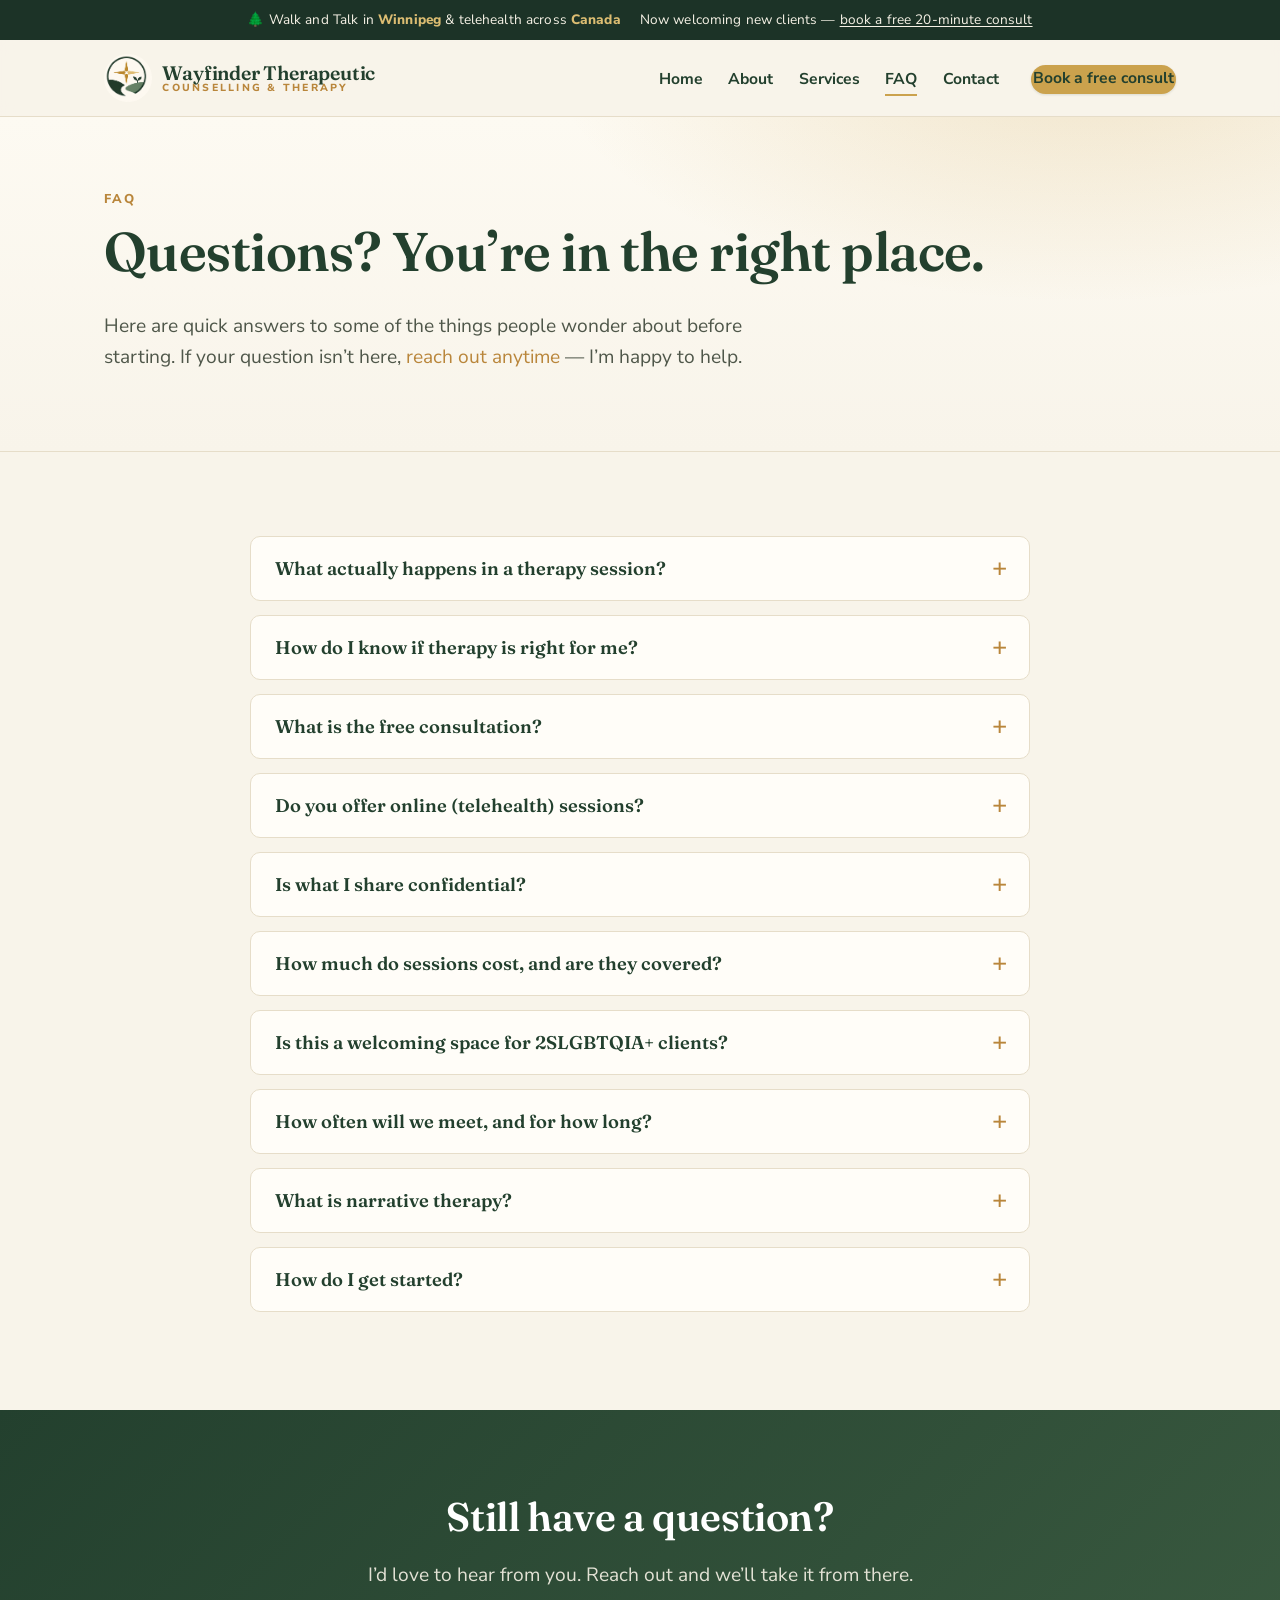
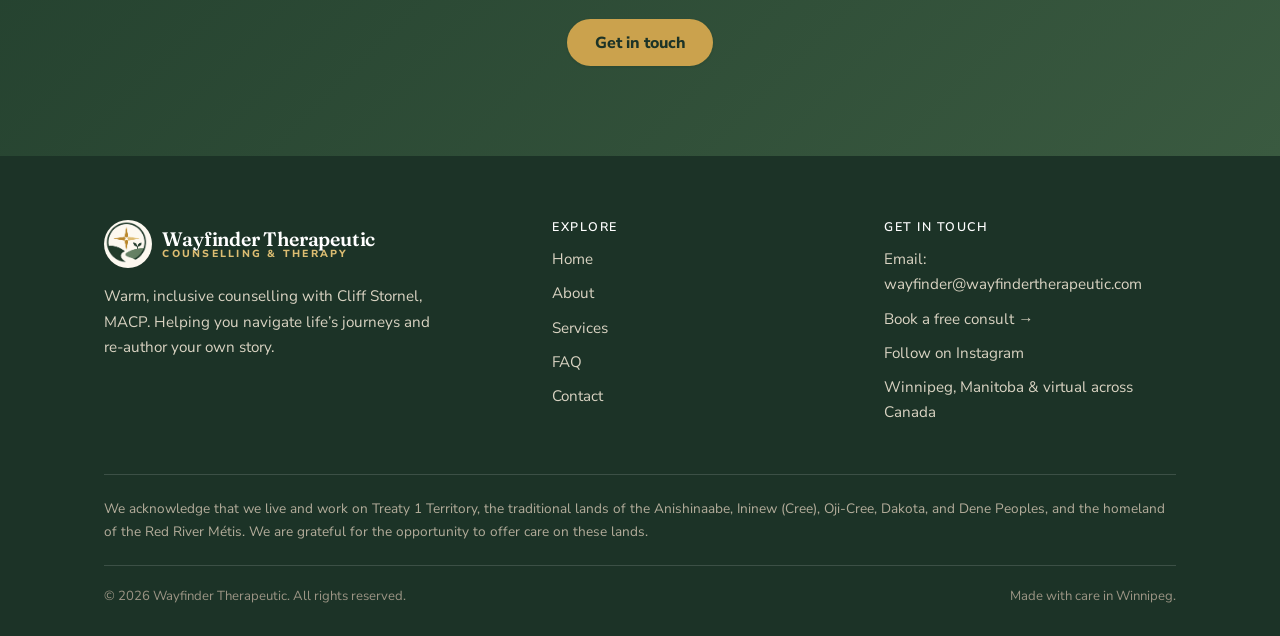
<file: faq.html>
<!DOCTYPE html>
<html lang="en">
<head>
<meta charset="utf-8">
<meta name="viewport" content="width=device-width, initial-scale=1">
<title>FAQ | Wayfinder Therapeutic</title>
<meta name="description" content="Quick answers to common questions about therapy with Wayfinder Therapeutic — what to expect, fees, telehealth, confidentiality, and how to get started.">
<link rel="preconnect" href="https://fonts.googleapis.com">
<link rel="preconnect" href="https://fonts.gstatic.com" crossorigin>
<link href="https://fonts.googleapis.com/css2?family=Fraunces:ital,opsz,wght@0,9..144,400;0,9..144,500;0,9..144,600;1,9..144,500&family=Nunito+Sans:wght@400;600;700;800&display=swap" rel="stylesheet">
<link rel="stylesheet" href="css/styles.css">
<link rel="icon" type="image/png" href="Images/wayfinder-therapeutic-emblem-v1.png">
</head>
<body>

<div class="topbar">
  <div class="container">
    <span>🌲 Walk and Talk in <strong>Winnipeg</strong> &amp; telehealth across <strong>Canada</strong></span>
    <span>Now welcoming new clients — <a href="https://wayfindertherapeutic.janeapp.com" target="_blank" rel="noopener">book a free 20-minute consult</a></span>
  </div>
</div>

<header class="site-header">
  <div class="container nav">
    <a class="brand" href="index.html" aria-label="Wayfinder Therapeutic home">
      <img class="logo" src="Images/wayfinder-therapeutic-emblem-v1.png" alt="">
      <span class="brand-text"><span class="brand-name">Wayfinder Therapeutic</span><span class="brand-tag">Counselling &amp; Therapy</span></span>
    </a>
    <nav aria-label="Primary">
      <button class="nav-toggle" aria-label="Toggle menu" aria-controls="nav-links" aria-expanded="false">
        <svg width="26" height="26" viewBox="0 0 24 24" fill="none" stroke="currentColor" stroke-width="2.2" stroke-linecap="round"><line x1="3" y1="6" x2="21" y2="6"/><line x1="3" y1="12" x2="21" y2="12"/><line x1="3" y1="18" x2="21" y2="18"/></svg>
      </button>
      <ul class="nav-links" id="nav-links">
        <li><a href="index.html">Home</a></li>
        <li><a href="about.html">About</a></li>
        <li><a href="services.html">Services</a></li>
        <li><a href="faq.html">FAQ</a></li>
        <li><a href="contact.html">Contact</a></li>
        <li class="nav-cta"><a class="btn btn-primary" href="https://wayfindertherapeutic.janeapp.com" target="_blank" rel="noopener">Book a free consult</a></li>
      </ul>
    </nav>
  </div>
</header>

<main>

<section class="page-hero">
  <div class="container">
    <p class="eyebrow">FAQ</p>
    <h1>Questions? You&rsquo;re in the right place.</h1>
    <p class="lead">Here are quick answers to some of the things people wonder about before starting. If your question isn&rsquo;t here, <a href="contact.html">reach out anytime</a> — I&rsquo;m happy to help.</p>
  </div>
</section>

<section class="bg-cream">
  <div class="container">
    <div class="faq-list">

      <div class="faq-item">
        <button class="faq-q" aria-expanded="false">What actually happens in a therapy session?</button>
        <div class="faq-a"><div class="faq-a-inner">
          <p>Mostly, we talk. There&rsquo;s no script and nothing you need to prepare. In early sessions we&rsquo;ll get to know each other and explore what brought you in. From there, we move at your pace — noticing patterns, unpacking the stories you carry, and finding steps that feel meaningful. You&rsquo;re always in the driver&rsquo;s seat.</p>
        </div></div>
      </div>

      <div class="faq-item">
        <button class="faq-q" aria-expanded="false">How do I know if therapy is right for me?</button>
        <div class="faq-a"><div class="faq-a-inner">
          <p>You don&rsquo;t need to be in crisis to benefit from therapy. People come for all kinds of reasons — stress, big transitions, relationships, identity, grief, or simply a sense of feeling stuck. The free consultation is a low-pressure way to find out if it feels like a fit for you.</p>
        </div></div>
      </div>

      <div class="faq-item">
        <button class="faq-q" aria-expanded="false">What is the free consultation?</button>
        <div class="faq-a"><div class="faq-a-inner">
          <p>It&rsquo;s a free, 20-minute virtual meet-and-greet. We&rsquo;ll chat about what you&rsquo;re looking for, I&rsquo;ll answer any questions, and you can get a feel for how we might work together. There&rsquo;s no obligation to book further sessions — finding the right fit is what matters most.</p>
        </div></div>
      </div>

      <div class="faq-item">
        <button class="faq-q" aria-expanded="false">Do you offer online (telehealth) sessions?</button>
        <div class="faq-a"><div class="faq-a-inner">
          <p>Yes. I offer secure, confidential virtual and telehealth services for clients across Canada. Walk and Talk sessions may also be available in Winnipeg when appropriate and are subject to weather conditions.</p>
        </div></div>
      </div>

      <div class="faq-item">
        <button class="faq-q" aria-expanded="false">Is what I share confidential?</button>
        <div class="faq-a"><div class="faq-a-inner">
          <p>Yes. What you share in session is private and protected. There are a few legal and ethical limits to confidentiality — for example, if there&rsquo;s a risk of serious harm — and I&rsquo;ll walk you through exactly what those are at the start, so you always know where you stand. <span class="placeholder">[Confirm specifics for your jurisdiction.]</span></p>
        </div></div>
      </div>

      <div class="faq-item">
        <button class="faq-q" aria-expanded="false">How much do sessions cost, and are they covered?</button>
        <div class="faq-a"><div class="faq-a-inner">
          <p>Current rates are listed on the <a href="services.html">Services</a> page. Receipts are provided for you to submit to your insurance or employee benefit plan, but insurance companies are not billed directly. If cost is a barrier, please ask — a limited number of sliding-scale sessions are available.</p>
        </div></div>
      </div>

      <div class="faq-item">
        <button class="faq-q" aria-expanded="false">Is this a welcoming space for 2SLGBTQIA+ clients?</button>
        <div class="faq-a"><div class="faq-a-inner">
          <p>Absolutely — and for people of all genders, relationship styles, and ways of loving. Wayfinder Therapeutic is an affirming practice. You never have to explain, justify, or educate. You&rsquo;ll be met with respect and genuine care, exactly as you are.</p>
        </div></div>
      </div>

      <div class="faq-item">
        <button class="faq-q" aria-expanded="false">How often will we meet, and for how long?</button>
        <div class="faq-a"><div class="faq-a-inner">
          <p>That&rsquo;s completely up to you and what you need. Many people start weekly or biweekly and adjust over time. Sessions typically run about 50 minutes. There&rsquo;s no minimum commitment — you&rsquo;re free to pause or wrap up whenever feels right.</p>
        </div></div>
      </div>

      <div class="faq-item">
        <button class="faq-q" aria-expanded="false">What is narrative therapy?</button>
        <div class="faq-a"><div class="faq-a-inner">
          <p>Narrative therapy is built on the idea that we understand our lives through stories. Sometimes those stories — shaped by hard experiences — start to define us in unhelpful ways. Together we&rsquo;ll separate you from the problem, question the stories that no longer serve you, and re-author ones that reflect your values, strengths, and hopes for the future.</p>
        </div></div>
      </div>

      <div class="faq-item">
        <button class="faq-q" aria-expanded="false">How do I get started?</button>
        <div class="faq-a"><div class="faq-a-inner">
          <p>The easiest way is to <a href="https://wayfindertherapeutic.janeapp.com" target="_blank" rel="noopener">book a free consultation</a> online, or send an email or text. From there, we&rsquo;ll arrange a secure virtual session or discuss whether a Walk and Talk session in Winnipeg is a good fit. Taking that first step is often the hardest part, and I&rsquo;m glad you&rsquo;re considering it.</p>
        </div></div>
      </div>

    </div>
  </div>
</section>

<section class="bg-band cta-band">
  <div class="container">
    <h2>Still have a question?</h2>
    <p class="lead measure mx-auto" style="color:rgba(246,242,230,.9);">I&rsquo;d love to hear from you. Reach out and we&rsquo;ll take it from there.</p>
    <div style="margin-top:1.2em;">
      <a class="btn btn-primary" href="contact.html">Get in touch</a>
    </div>
  </div>
</section>

</main>

<footer class="site-footer">
  <div class="container">
    <div class="footer-grid">
      <div>
        <a class="brand" href="index.html" style="margin-bottom:16px;">
          <img class="logo" src="Images/wayfinder-therapeutic-emblem-v1.png" alt="">
          <span class="brand-text"><span class="brand-name">Wayfinder Therapeutic</span><span class="brand-tag">Counselling &amp; Therapy</span></span>
        </a>
        <p style="max-width:38ch;">Warm, inclusive counselling with Cliff Stornel, MACP. Helping you navigate life&rsquo;s journeys and re-author your own story.</p>
      </div>
      <div>
        <h4>Explore</h4>
        <ul class="footer-links">
          <li><a href="index.html">Home</a></li>
          <li><a href="about.html">About</a></li>
          <li><a href="services.html">Services</a></li>
          <li><a href="faq.html">FAQ</a></li>
          <li><a href="contact.html">Contact</a></li>
        </ul>
      </div>
      <div>
        <h4>Get in touch</h4>
        <ul class="footer-links">
          <li>Email: <a href="mailto:wayfinder@wayfindertherapeutic.com">wayfinder@wayfindertherapeutic.com</a></li>
          <li><a href="https://wayfindertherapeutic.janeapp.com" target="_blank" rel="noopener">Book a free consult &rarr;</a></li>
          <li><a href="https://www.instagram.com/wayfindertherapeutic/?hl=en" target="_blank" rel="noopener">Follow on Instagram</a></li>
          <li>Winnipeg, Manitoba &amp; virtual across Canada</li>
        </ul>
      </div>
    </div>
    <p class="footer-ack">We acknowledge that we live and work on Treaty 1 Territory, the traditional lands of the Anishinaabe, Ininew (Cree), Oji-Cree, Dakota, and Dene Peoples, and the homeland of the Red River Métis. We are grateful for the opportunity to offer care on these lands.</p>
    <div class="footer-bottom">
      <span>&copy; 2026 Wayfinder Therapeutic. All rights reserved.</span>
      <span>Made with care in Winnipeg.</span>
    </div>
  </div>
</footer>

<script src="js/main.js"></script>
</body>
</html>
</file>
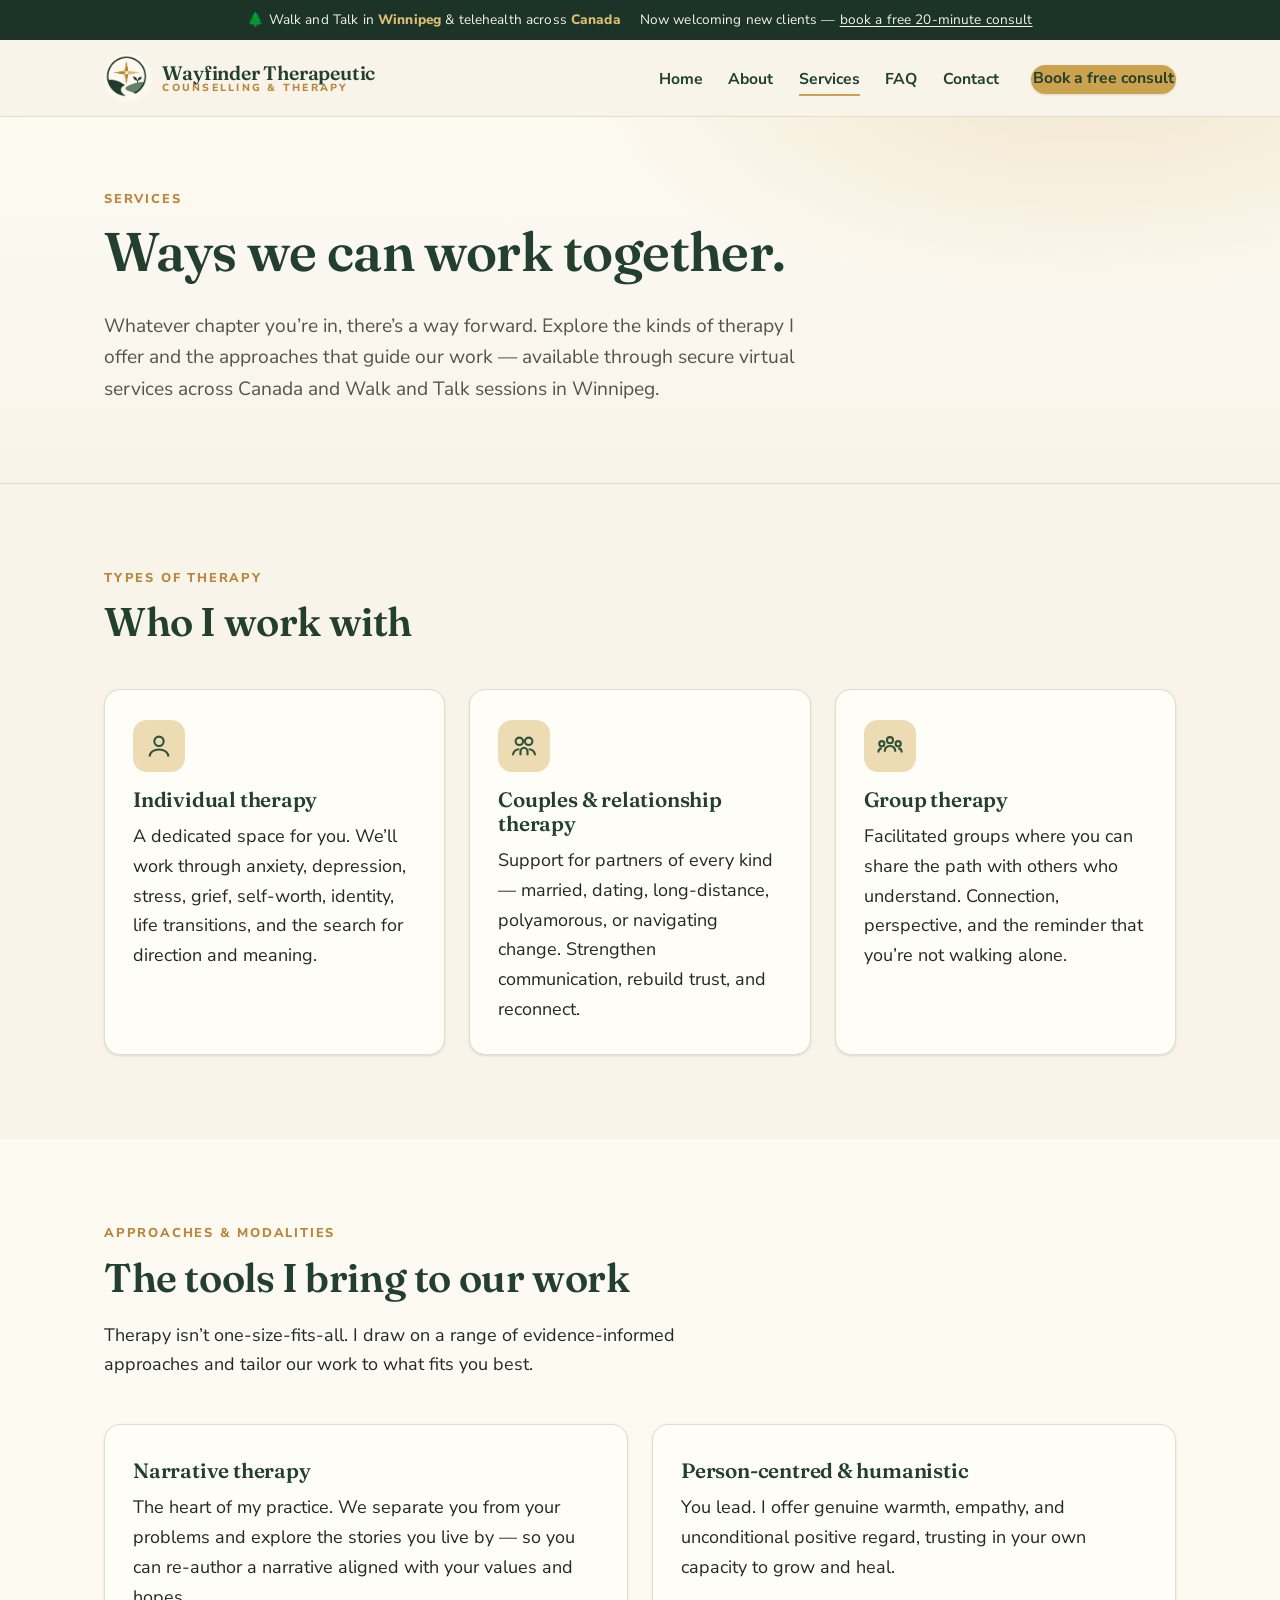
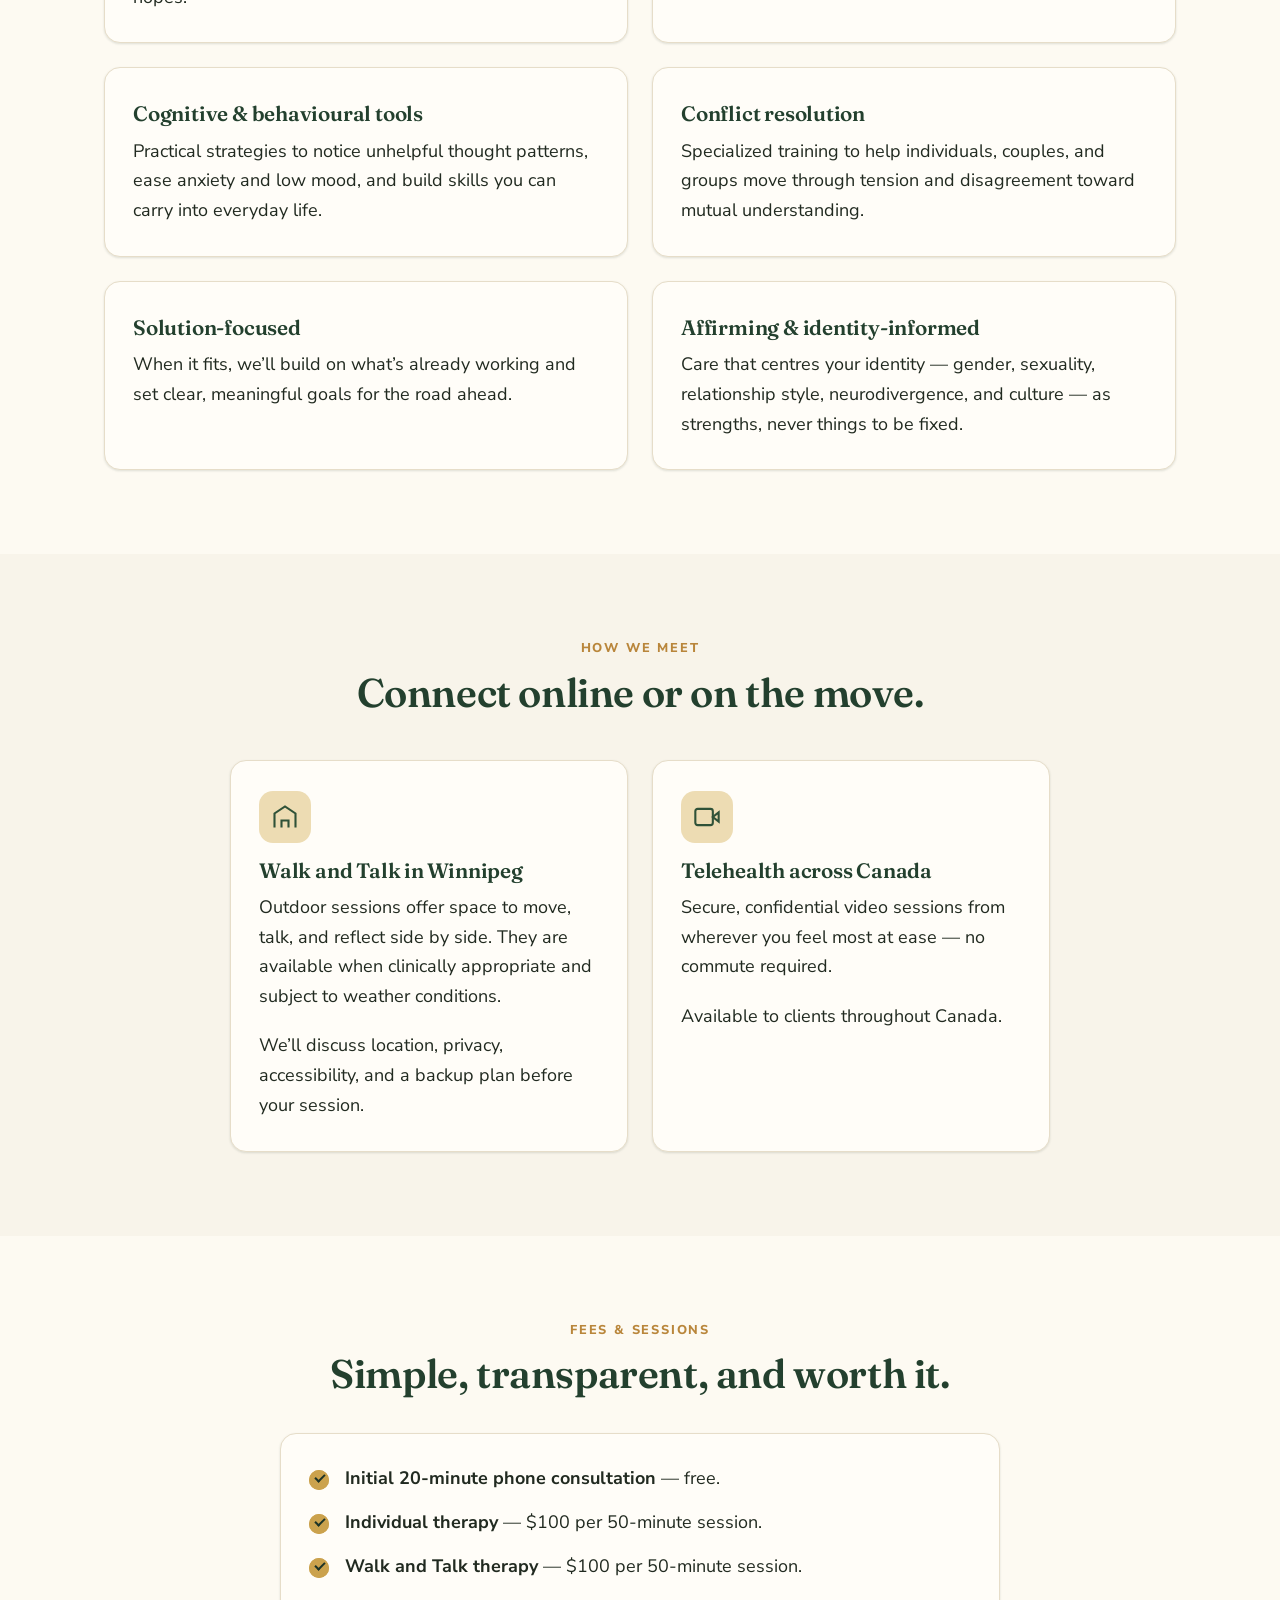
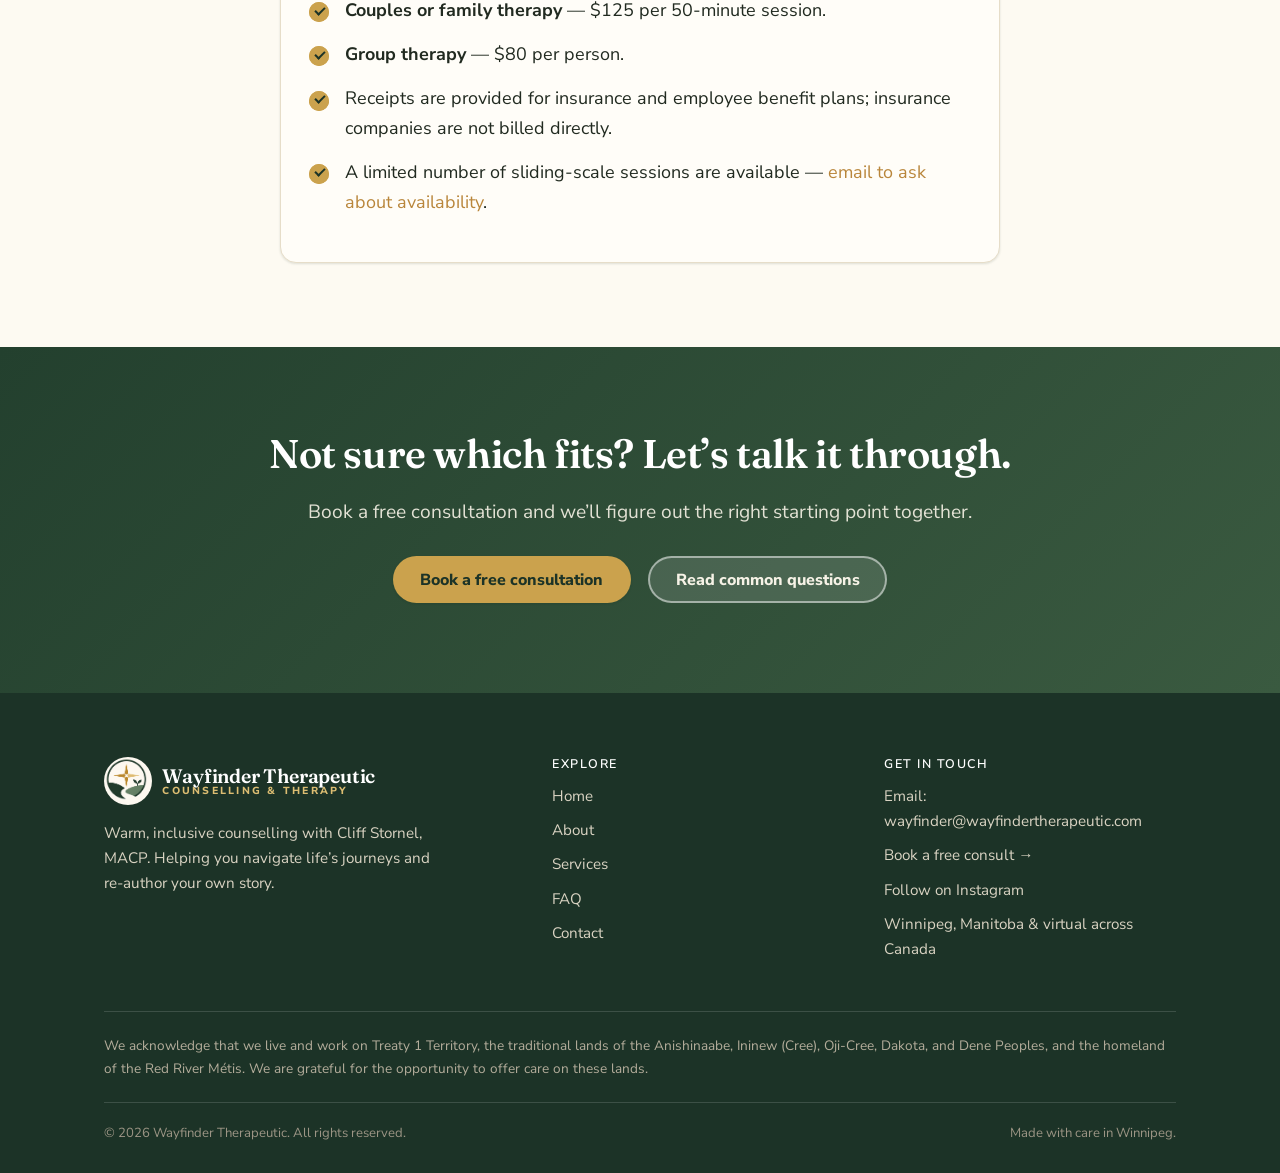
<file: services.html>
<!DOCTYPE html>
<html lang="en">
<head>
<meta charset="utf-8">
<meta name="viewport" content="width=device-width, initial-scale=1">
<title>Services &amp; Approaches | Wayfinder Therapeutic</title>
<meta name="description" content="Individual, couples, and group therapy in Winnipeg and online. Explore the modalities Cliff Stornel works with, including narrative therapy, and how sessions work.">
<link rel="preconnect" href="https://fonts.googleapis.com">
<link rel="preconnect" href="https://fonts.gstatic.com" crossorigin>
<link href="https://fonts.googleapis.com/css2?family=Fraunces:ital,opsz,wght@0,9..144,400;0,9..144,500;0,9..144,600;1,9..144,500&family=Nunito+Sans:wght@400;600;700;800&display=swap" rel="stylesheet">
<link rel="stylesheet" href="css/styles.css">
<link rel="icon" type="image/png" href="Images/wayfinder-therapeutic-emblem-v1.png">
</head>
<body>

<div class="topbar">
  <div class="container">
    <span>🌲 Walk and Talk in <strong>Winnipeg</strong> &amp; telehealth across <strong>Canada</strong></span>
    <span>Now welcoming new clients — <a href="https://wayfindertherapeutic.janeapp.com" target="_blank" rel="noopener">book a free 20-minute consult</a></span>
  </div>
</div>

<header class="site-header">
  <div class="container nav">
    <a class="brand" href="index.html" aria-label="Wayfinder Therapeutic home">
      <img class="logo" src="Images/wayfinder-therapeutic-emblem-v1.png" alt="">
      <span class="brand-text"><span class="brand-name">Wayfinder Therapeutic</span><span class="brand-tag">Counselling &amp; Therapy</span></span>
    </a>
    <nav aria-label="Primary">
      <button class="nav-toggle" aria-label="Toggle menu" aria-controls="nav-links" aria-expanded="false">
        <svg width="26" height="26" viewBox="0 0 24 24" fill="none" stroke="currentColor" stroke-width="2.2" stroke-linecap="round"><line x1="3" y1="6" x2="21" y2="6"/><line x1="3" y1="12" x2="21" y2="12"/><line x1="3" y1="18" x2="21" y2="18"/></svg>
      </button>
      <ul class="nav-links" id="nav-links">
        <li><a href="index.html">Home</a></li>
        <li><a href="about.html">About</a></li>
        <li><a href="services.html">Services</a></li>
        <li><a href="faq.html">FAQ</a></li>
        <li><a href="contact.html">Contact</a></li>
        <li class="nav-cta"><a class="btn btn-primary" href="https://wayfindertherapeutic.janeapp.com" target="_blank" rel="noopener">Book a free consult</a></li>
      </ul>
    </nav>
  </div>
</header>

<main>

<section class="page-hero">
  <div class="container">
    <p class="eyebrow">Services</p>
    <h1>Ways we can work together.</h1>
    <p class="lead">Whatever chapter you&rsquo;re in, there&rsquo;s a way forward. Explore the kinds of therapy I offer and the approaches that guide our work — available through secure virtual services across Canada and Walk and Talk sessions in Winnipeg.</p>
  </div>
</section>

<!-- Types of therapy -->
<section class="bg-cream">
  <div class="container">
    <div class="section-head" style="margin-bottom:44px;">
      <p class="eyebrow">Types of therapy</p>
      <h2>Who I work with</h2>
    </div>
    <div class="grid grid-3">
      <div class="card">
        <div class="card-icon" aria-hidden="true"><svg viewBox="0 0 24 24" fill="none" stroke="currentColor" stroke-width="1.8"><circle cx="12" cy="8" r="4"/><path d="M4 21c0-4 4-6 8-6s8 2 8 6"/></svg></div>
        <h3>Individual therapy</h3>
        <p>A dedicated space for you. We&rsquo;ll work through anxiety, depression, stress, grief, self-worth, identity, life transitions, and the search for direction and meaning.</p>
      </div>
      <div class="card">
        <div class="card-icon" aria-hidden="true"><svg viewBox="0 0 24 24" fill="none" stroke="currentColor" stroke-width="1.8"><circle cx="8" cy="8" r="3.2"/><circle cx="16" cy="8" r="3.2"/><path d="M2.5 20c0-3.4 2.8-5.2 5.5-5.2M21.5 20c0-3.4-2.8-5.2-5.5-5.2"/><path d="M12 13.5c1.6 0 3 1.6 3 3.5v3M12 13.5c-1.6 0-3 1.6-3 3.5v3"/></svg></div>
        <h3>Couples &amp; relationship therapy</h3>
        <p>Support for partners of every kind — married, dating, long-distance, polyamorous, or navigating change. Strengthen communication, rebuild trust, and reconnect.</p>
      </div>
      <div class="card">
        <div class="card-icon" aria-hidden="true"><svg viewBox="0 0 24 24" fill="none" stroke="currentColor" stroke-width="1.8"><circle cx="12" cy="7" r="2.6"/><circle cx="5" cy="10" r="2.2"/><circle cx="19" cy="10" r="2.2"/><path d="M12 12c2.8 0 4.5 2 4.5 5M12 12c-2.8 0-4.5 2-4.5 5M5 14c-1.8 0-3 1.4-3 3.5M19 14c1.8 0 3 1.4 3 3.5"/></svg></div>
        <h3>Group therapy</h3>
        <p>Facilitated groups where you can share the path with others who understand. Connection, perspective, and the reminder that you&rsquo;re not walking alone.</p>
      </div>
    </div>
  </div>
</section>

<!-- Modalities / approaches -->
<section class="bg-soft">
  <div class="container">
    <div class="section-head" style="margin-bottom:44px;">
      <p class="eyebrow">Approaches &amp; modalities</p>
      <h2>The tools I bring to our work</h2>
      <p class="measure">Therapy isn&rsquo;t one-size-fits-all. I draw on a range of evidence-informed approaches and tailor our work to what fits you best.</p>
    </div>
    <div class="grid grid-2">
      <div class="card">
        <h3>Narrative therapy</h3>
        <p>The heart of my practice. We separate you from your problems and explore the stories you live by — so you can re-author a narrative aligned with your values and hopes.</p>
      </div>
      <div class="card">
        <h3>Person-centred &amp; humanistic</h3>
        <p>You lead. I offer genuine warmth, empathy, and unconditional positive regard, trusting in your own capacity to grow and heal.</p>
      </div>
      <div class="card">
        <h3>Cognitive &amp; behavioural tools</h3>
        <p>Practical strategies to notice unhelpful thought patterns, ease anxiety and low mood, and build skills you can carry into everyday life.</p>
      </div>
      <div class="card">
        <h3>Conflict resolution</h3>
        <p>Specialized training to help individuals, couples, and groups move through tension and disagreement toward mutual understanding.</p>
      </div>
      <div class="card">
        <h3>Solution-focused</h3>
        <p>When it fits, we&rsquo;ll build on what&rsquo;s already working and set clear, meaningful goals for the road ahead.</p>
      </div>
      <div class="card">
        <h3>Affirming &amp; identity-informed</h3>
        <p>Care that centres your identity — gender, sexuality, relationship style, neurodivergence, and culture — as strengths, never things to be fixed.</p>
      </div>
    </div>
  </div>
</section>

<!-- Formats -->
<section class="bg-cream">
  <div class="container">
    <div class="section-head center mx-auto" style="margin-bottom:44px;">
      <p class="eyebrow">How we meet</p>
      <h2>Connect online or on the move.</h2>
    </div>
    <div class="grid grid-2" style="max-width:820px; margin:0 auto;">
      <div class="card">
        <div class="card-icon" aria-hidden="true"><svg viewBox="0 0 24 24" fill="none" stroke="currentColor" stroke-width="1.8"><path d="M3 21V9l9-6 9 6v12"/><path d="M9 21v-6h6v6"/></svg></div>
        <h3>Walk and Talk in Winnipeg</h3>
        <p>Outdoor sessions offer space to move, talk, and reflect side by side. They are available when clinically appropriate and subject to weather conditions.</p>
        <p style="margin-bottom:0;">We&rsquo;ll discuss location, privacy, accessibility, and a backup plan before your session.</p>
      </div>
      <div class="card">
        <div class="card-icon" aria-hidden="true"><svg viewBox="0 0 24 24" fill="none" stroke="currentColor" stroke-width="1.8"><rect x="2" y="5" width="15" height="14" rx="2"/><path d="M22 8l-5 4 5 4z"/></svg></div>
        <h3>Telehealth across Canada</h3>
        <p>Secure, confidential video sessions from wherever you feel most at ease — no commute required.</p>
        <p style="margin-bottom:0;">Available to clients throughout Canada.</p>
      </div>
    </div>
  </div>
</section>

<!-- Fees -->
<section class="bg-soft">
  <div class="container">
    <div class="section-head center mx-auto" style="margin-bottom:36px;">
      <p class="eyebrow">Fees &amp; sessions</p>
      <h2>Simple, transparent, and worth it.</h2>
    </div>
    <div class="card" style="max-width:720px; margin:0 auto;">
      <ul class="check-list" style="margin-bottom:0;">
        <li><strong>Initial 20-minute phone consultation</strong> — free.</li>
        <li><strong>Individual therapy</strong> — $100 per 50-minute session.</li>
        <li><strong>Walk and Talk therapy</strong> — $100 per 50-minute session.</li>
        <li><strong>Couples or family therapy</strong> — $125 per 50-minute session.</li>
        <li><strong>Group therapy</strong> — $80 per person.</li>
        <li>Receipts are provided for insurance and employee benefit plans; insurance companies are not billed directly.</li>
        <li>A limited number of sliding-scale sessions are available — <a href="contact.html">email to ask about availability</a>.</li>
      </ul>
    </div>
  </div>
</section>

<section class="bg-band cta-band">
  <div class="container">
    <h2>Not sure which fits? Let&rsquo;s talk it through.</h2>
    <p class="lead measure mx-auto" style="color:rgba(246,242,230,.9);">Book a free consultation and we&rsquo;ll figure out the right starting point together.</p>
    <div style="margin-top:1.2em;">
      <a class="btn btn-primary" href="https://wayfindertherapeutic.janeapp.com" target="_blank" rel="noopener">Book a free consultation</a>
      <a class="btn btn-ghost-light" href="faq.html">Read common questions</a>
    </div>
  </div>
</section>

</main>

<footer class="site-footer">
  <div class="container">
    <div class="footer-grid">
      <div>
        <a class="brand" href="index.html" style="margin-bottom:16px;">
          <img class="logo" src="Images/wayfinder-therapeutic-emblem-v1.png" alt="">
          <span class="brand-text"><span class="brand-name">Wayfinder Therapeutic</span><span class="brand-tag">Counselling &amp; Therapy</span></span>
        </a>
        <p style="max-width:38ch;">Warm, inclusive counselling with Cliff Stornel, MACP. Helping you navigate life&rsquo;s journeys and re-author your own story.</p>
      </div>
      <div>
        <h4>Explore</h4>
        <ul class="footer-links">
          <li><a href="index.html">Home</a></li>
          <li><a href="about.html">About</a></li>
          <li><a href="services.html">Services</a></li>
          <li><a href="faq.html">FAQ</a></li>
          <li><a href="contact.html">Contact</a></li>
        </ul>
      </div>
      <div>
        <h4>Get in touch</h4>
        <ul class="footer-links">
          <li>Email: <a href="mailto:wayfinder@wayfindertherapeutic.com">wayfinder@wayfindertherapeutic.com</a></li>
          <li><a href="https://wayfindertherapeutic.janeapp.com" target="_blank" rel="noopener">Book a free consult &rarr;</a></li>
          <li><a href="https://www.instagram.com/wayfindertherapeutic/?hl=en" target="_blank" rel="noopener">Follow on Instagram</a></li>
          <li>Winnipeg, Manitoba &amp; virtual across Canada</li>
        </ul>
      </div>
    </div>
    <p class="footer-ack">We acknowledge that we live and work on Treaty 1 Territory, the traditional lands of the Anishinaabe, Ininew (Cree), Oji-Cree, Dakota, and Dene Peoples, and the homeland of the Red River Métis. We are grateful for the opportunity to offer care on these lands.</p>
    <div class="footer-bottom">
      <span>&copy; 2026 Wayfinder Therapeutic. All rights reserved.</span>
      <span>Made with care in Winnipeg.</span>
    </div>
  </div>
</footer>

<script src="js/main.js"></script>
</body>
</html>
</file>
<file: css/styles.css>
/* ============================================================
   Wayfinder Therapeutic — shared styles
   Palette: Forest & Gold (deep forest green + warm gold/sand)
   ============================================================ */

:root {
  /* Brand colors */
  --forest-900: #1c3327;
  --forest-800: #23402e;
  --forest-700: #2f5238;
  --forest-600: #3a5a40;
  --forest-500: #4a6d51;
  --gold-600:   #b9863b;
  --gold-500:   #cba24d;
  --gold-400:   #dcbd72;
  --gold-200:   #eddcb3;

  /* Neutrals / surfaces */
  --cream:      #f8f4ea;
  --cream-soft: #fdfaf2;
  --card:       #fffdf8;
  --line:       #e6ddc9;

  /* Text */
  --ink:        #212a20;
  --ink-soft:   #4f574a;
  --ink-invert: #f6f2e6;

  /* Effects */
  --shadow-sm: 0 1px 3px rgba(28, 51, 39, .08), 0 1px 2px rgba(28, 51, 39, .06);
  --shadow-md: 0 10px 30px rgba(28, 51, 39, .12);
  --radius:    16px;
  --radius-sm: 10px;
  --maxw:      1120px;

  --font-serif: "Fraunces", Georgia, "Times New Roman", serif;
  --font-sans:  "Nunito Sans", -apple-system, BlinkMacSystemFont, "Segoe UI", Roboto, Helvetica, Arial, sans-serif;
}

/* ---------- Base ---------- */
* { box-sizing: border-box; }

html { scroll-behavior: smooth; }

body {
  margin: 0;
  font-family: var(--font-sans);
  color: var(--ink);
  background: var(--cream);
  line-height: 1.65;
  font-size: 18px;
  -webkit-font-smoothing: antialiased;
}

h1, h2, h3, h4 {
  font-family: var(--font-serif);
  font-weight: 600;
  color: var(--forest-800);
  line-height: 1.15;
  margin: 0 0 .5em;
  letter-spacing: -0.01em;
}

h1 { font-size: clamp(2.1rem, 5vw, 3.4rem); }
h2 { font-size: clamp(1.7rem, 3.6vw, 2.5rem); }
h3 { font-size: 1.3rem; }

p { margin: 0 0 1.1em; }

a { color: var(--gold-600); text-decoration: none; }
a:hover { text-decoration: underline; }

img { max-width: 100%; display: block; }

.container {
  width: 100%;
  max-width: var(--maxw);
  margin: 0 auto;
  padding: 0 24px;
}

.eyebrow {
  font-family: var(--font-sans);
  text-transform: uppercase;
  letter-spacing: .14em;
  font-size: .8rem;
  font-weight: 800;
  color: var(--gold-600);
  margin: 0 0 .8em;
}

.lead { font-size: 1.2rem; color: var(--ink-soft); }

.center { text-align: center; }
.measure { max-width: 62ch; }
.measure-narrow { max-width: 48ch; }
.mx-auto { margin-left: auto; margin-right: auto; }

/* ---------- Buttons ---------- */
.btn {
  display: inline-flex;
  align-items: center;
  gap: .5em;
  font-family: var(--font-sans);
  font-weight: 800;
  font-size: 1rem;
  padding: .85em 1.6em;
  border-radius: 999px;
  border: 2px solid transparent;
  cursor: pointer;
  transition: transform .15s ease, background .2s ease, color .2s ease, box-shadow .2s ease;
  text-decoration: none;
  line-height: 1;
}
.btn:hover { text-decoration: none; transform: translateY(-2px); }

.btn-primary {
  background: var(--gold-500);
  color: var(--forest-900);
  box-shadow: var(--shadow-sm);
}
.btn-primary:hover { background: var(--gold-400); }

.btn-solid {
  background: var(--forest-700);
  color: var(--ink-invert);
}
.btn-solid:hover { background: var(--forest-600); }

.btn-outline {
  background: transparent;
  color: var(--forest-700);
  border-color: var(--forest-600);
}
.btn-outline:hover { background: var(--forest-700); color: var(--ink-invert); }

.btn-ghost-light {
  background: rgba(255,255,255,.12);
  color: var(--ink-invert);
  border-color: rgba(255,255,255,.5);
}
.btn-ghost-light:hover { background: rgba(255,255,255,.22); }

/* ---------- Top bar ---------- */
.topbar {
  background: var(--forest-900);
  color: var(--ink-invert);
  font-size: .85rem;
  letter-spacing: .01em;
}
.topbar .container {
  display: flex;
  flex-wrap: wrap;
  gap: .4em 1.4em;
  align-items: center;
  justify-content: center;
  padding-top: 9px;
  padding-bottom: 9px;
  text-align: center;
}
.topbar strong { color: var(--gold-400); font-weight: 800; }
.topbar a { color: var(--ink-invert); text-decoration: underline; text-underline-offset: 2px; }

/* ---------- Header / Nav ---------- */
.site-header {
  position: sticky;
  top: 0;
  z-index: 50;
  background: rgba(248, 244, 234, .92);
  backdrop-filter: blur(8px);
  border-bottom: 1px solid var(--line);
}
.nav {
  display: flex;
  align-items: center;
  justify-content: space-between;
  gap: 1rem;
  padding-top: 14px;
  padding-bottom: 14px;
}
.brand {
  display: flex;
  align-items: center;
  gap: .65rem;
  text-decoration: none;
  color: var(--forest-800);
}
.brand:hover { text-decoration: none; }
.brand .logo {
  width: 48px;
  height: 48px;
  flex: none;
  object-fit: cover;
  border-radius: 50%;
}
.brand-text { display: flex; flex-direction: column; line-height: 1.05; }
.brand-name {
  font-family: var(--font-serif);
  font-weight: 600;
  font-size: 1.22rem;
  color: var(--forest-800);
  letter-spacing: -0.01em;
}
.brand-tag {
  font-size: .64rem;
  text-transform: uppercase;
  letter-spacing: .22em;
  color: var(--gold-600);
  font-weight: 800;
}

.nav-links {
  display: flex;
  align-items: center;
  gap: 1.6rem;
  list-style: none;
  margin: 0;
  padding: 0;
}
.nav-links a {
  color: var(--forest-800);
  font-weight: 700;
  font-size: .98rem;
  text-decoration: none;
  padding: .3em 0;
  border-bottom: 2px solid transparent;
}
.nav-links a:hover { border-bottom-color: var(--gold-500); text-decoration: none; }
.nav-links a.active { border-bottom-color: var(--gold-500); }

.nav-cta { margin-left: .4rem; }

.nav-toggle {
  display: none;
  background: none;
  border: 0;
  cursor: pointer;
  padding: 8px;
  color: var(--forest-800);
}
.nav-toggle svg { display: block; }

/* ---------- Sections ---------- */
section { padding: 84px 0; }
.section-sm { padding: 56px 0; }
.bg-cream { background: var(--cream); }
.bg-soft  { background: var(--cream-soft); }
.bg-forest{ background: var(--forest-800); color: var(--ink-invert); }
.bg-forest h1, .bg-forest h2, .bg-forest h3 { color: #fff; }
.bg-band  { background: linear-gradient(135deg, var(--forest-800), var(--forest-600)); color: var(--ink-invert); }
.bg-band h2 { color: #fff; }

.section-head { max-width: 60ch; }
.section-head.center { margin-left: auto; margin-right: auto; }

/* ---------- Hero ---------- */
.hero {
  position: relative;
  padding: 96px 0 88px;
  background:
    radial-gradient(1100px 500px at 78% -8%, rgba(203,162,77,.28), transparent 60%),
    linear-gradient(180deg, var(--cream-soft), var(--cream));
  overflow: hidden;
}
.hero-grid {
  display: grid;
  grid-template-columns: 1.15fr .85fr;
  gap: 48px;
  align-items: center;
}
.hero h1 { margin-bottom: .35em; }
.hero .lead { margin-bottom: 1.6em; }
.hero-actions { display: flex; flex-wrap: wrap; gap: 14px; }
.hero-note { margin-top: 1.4em; font-size: .95rem; color: var(--ink-soft); }

.hero-art {
  position: relative;
  aspect-ratio: 4 / 5;
  border-radius: 24px;
  background: linear-gradient(160deg, var(--forest-700), var(--forest-900));
  box-shadow: var(--shadow-md);
  display: grid;
  place-items: center;
  overflow: hidden;
}
.hero-art svg { width: 78%; height: auto; }

/* ---------- Cards / grids ---------- */
.grid { display: grid; gap: 24px; }
.grid-3 { grid-template-columns: repeat(3, 1fr); }
.grid-2 { grid-template-columns: repeat(2, 1fr); }

.card {
  background: var(--card);
  border: 1px solid var(--line);
  border-radius: var(--radius);
  padding: 30px 28px;
  box-shadow: var(--shadow-sm);
}
.card h3 { margin-top: .2em; }
.card p:last-child { margin-bottom: 0; }

.card-icon {
  width: 52px; height: 52px;
  border-radius: 14px;
  background: var(--gold-200);
  color: var(--forest-700);
  display: grid; place-items: center;
  margin-bottom: 16px;
}
.card-icon svg { width: 28px; height: 28px; }

/* Feature list with checkmarks */
.check-list { list-style: none; margin: 0; padding: 0; }
.check-list li {
  position: relative;
  padding-left: 2em;
  margin-bottom: .8em;
}
.check-list li::before {
  content: "";
  position: absolute;
  left: 0; top: .35em;
  width: 20px; height: 20px;
  background: var(--gold-500);
  border-radius: 50%;
  box-shadow: inset 0 0 0 2px var(--gold-500);
}
.check-list li::after {
  content: "";
  position: absolute;
  left: 6px; top: .58em;
  width: 8px; height: 4px;
  border-left: 2px solid var(--forest-900);
  border-bottom: 2px solid var(--forest-900);
  transform: rotate(-45deg);
}

/* Inclusive / visibility statement */
.visibility {
  background: linear-gradient(135deg, var(--gold-200), var(--cream-soft));
  border: 1px solid var(--gold-400);
  border-radius: var(--radius);
  padding: 40px;
  text-align: center;
}
.badges {
  display: flex;
  flex-wrap: wrap;
  gap: 10px;
  justify-content: center;
  margin-top: 20px;
}
.badge {
  background: var(--card);
  border: 1px solid var(--gold-400);
  color: var(--forest-700);
  border-radius: 999px;
  padding: .5em 1.1em;
  font-weight: 700;
  font-size: .92rem;
}

/* Steps */
.steps { counter-reset: step; }
.step { position: relative; padding-left: 68px; }
.step::before {
  counter-increment: step;
  content: counter(step);
  position: absolute;
  left: 0; top: 0;
  width: 46px; height: 46px;
  border-radius: 50%;
  background: var(--forest-700);
  color: var(--ink-invert);
  font-family: var(--font-serif);
  font-weight: 600;
  display: grid; place-items: center;
  font-size: 1.2rem;
}

/* Split two-column content */
.split {
  display: grid;
  grid-template-columns: 1fr 1fr;
  gap: 48px;
  align-items: center;
}
.split-art {
  aspect-ratio: 1/1;
  border-radius: 20px;
  background: linear-gradient(160deg, var(--gold-200), var(--forest-600));
  box-shadow: var(--shadow-md);
  display: grid; place-items: center;
  overflow: hidden;
}
.split-art svg { width: 62%; height: auto; }
.split-art .therapy-logo {
  width: 76%;
  height: auto;
  border-radius: 50%;
  box-shadow: 0 12px 28px rgba(28, 51, 39, .2);
}

/* Stat / pull quote */
.pullquote {
  font-family: var(--font-serif);
  font-size: clamp(1.5rem, 3vw, 2.1rem);
  color: var(--forest-800);
  line-height: 1.3;
  font-style: italic;
}

/* ---------- FAQ accordion ---------- */
.faq-list { max-width: 780px; margin: 0 auto; }
.faq-item {
  background: var(--card);
  border: 1px solid var(--line);
  border-radius: var(--radius-sm);
  margin-bottom: 14px;
  overflow: hidden;
}
.faq-q {
  width: 100%;
  text-align: left;
  background: none;
  border: 0;
  cursor: pointer;
  font-family: var(--font-serif);
  font-size: 1.15rem;
  font-weight: 600;
  color: var(--forest-800);
  padding: 20px 56px 20px 24px;
  position: relative;
}
.faq-q::after {
  content: "+";
  position: absolute;
  right: 22px; top: 50%;
  transform: translateY(-50%);
  font-family: var(--font-sans);
  font-size: 1.6rem;
  color: var(--gold-600);
  transition: transform .2s ease;
  line-height: 1;
}
.faq-item.open .faq-q::after { transform: translateY(-50%) rotate(45deg); }
.faq-a {
  max-height: 0;
  overflow: hidden;
  transition: max-height .3s ease;
}
.faq-a-inner { padding: 0 24px 22px; color: var(--ink-soft); }
.faq-a p:last-child { margin-bottom: 0; }

/* ---------- Contact ---------- */
.contact-grid {
  display: grid;
  grid-template-columns: 1fr 1fr;
  gap: 40px;
}
.contact-methods { list-style: none; margin: 0 0 24px; padding: 0; }
.contact-methods li {
  display: flex;
  gap: 16px;
  align-items: flex-start;
  padding: 16px 0;
  border-bottom: 1px solid var(--line);
}
.contact-methods li:last-child { border-bottom: 0; }
.contact-methods .ci {
  flex: none;
  width: 44px; height: 44px;
  border-radius: 12px;
  background: var(--gold-200);
  color: var(--forest-700);
  display: grid; place-items: center;
}
.contact-methods .ci svg { width: 22px; height: 22px; }
.contact-methods .cl { font-weight: 800; color: var(--forest-800); display: block; }

.placeholder {
  background: var(--gold-200);
  border-radius: 4px;
  padding: 0 .35em;
  font-weight: 700;
  color: var(--gold-600);
}

.form-panel {
  background: var(--card);
  border: 1px solid var(--line);
  border-radius: var(--radius);
  padding: 32px;
  box-shadow: var(--shadow-sm);
}
.field { margin-bottom: 18px; }
.field label { display: block; font-weight: 700; margin-bottom: 6px; font-size: .95rem; }
.field input, .field textarea {
  width: 100%;
  font-family: inherit;
  font-size: 1rem;
  padding: 12px 14px;
  border: 1px solid var(--line);
  border-radius: 10px;
  background: var(--cream-soft);
  color: var(--ink);
}
.field input:focus, .field textarea:focus {
  outline: 2px solid var(--gold-500);
  outline-offset: 1px;
  border-color: var(--gold-500);
}
.field textarea { min-height: 130px; resize: vertical; }

/* ---------- CTA band ---------- */
.cta-band { text-align: center; }
.cta-band .btn { margin: 6px; }

/* ---------- Page hero (interior) ---------- */
.page-hero {
  background:
    radial-gradient(900px 420px at 85% -20%, rgba(203,162,77,.25), transparent 60%),
    linear-gradient(180deg, var(--cream-soft), var(--cream));
  padding: 72px 0 56px;
  border-bottom: 1px solid var(--line);
}
.page-hero .lead { max-width: 58ch; }

/* ---------- Footer ---------- */
.site-footer {
  background: var(--forest-900);
  color: #d9d3c2;
  padding: 64px 0 28px;
  font-size: .95rem;
}
.footer-grid {
  display: grid;
  grid-template-columns: 1.4fr 1fr 1fr;
  gap: 40px;
  margin-bottom: 40px;
}
.site-footer h4 {
  color: #fff;
  font-family: var(--font-sans);
  text-transform: uppercase;
  letter-spacing: .12em;
  font-size: .78rem;
  margin-bottom: 1em;
}
.site-footer a { color: var(--gold-400); }
.site-footer .brand-name { color: #fff; }
.site-footer .brand-tag { color: var(--gold-400); }
.footer-links { list-style: none; margin: 0; padding: 0; }
.footer-links li { margin-bottom: .6em; }
.footer-links a { color: #d9d3c2; }
.footer-links a:hover { color: #fff; }
.footer-ack {
  border-top: 1px solid rgba(255,255,255,.14);
  padding-top: 22px;
  font-size: .85rem;
  color: #b4ad9b;
  line-height: 1.7;
}
.footer-bottom {
  display: flex;
  flex-wrap: wrap;
  gap: 8px 20px;
  justify-content: space-between;
  border-top: 1px solid rgba(255,255,255,.14);
  padding-top: 20px;
  margin-top: 22px;
  font-size: .82rem;
  color: #9c9585;
}

/* ---------- Utilities ---------- */
.mt-0 { margin-top: 0; }
.mb-0 { margin-bottom: 0; }
.stack > * + * { margin-top: 1rem; }

/* ---------- Responsive ---------- */
@media (max-width: 900px) {
  body { font-size: 17px; }
  section { padding: 64px 0; }
  .hero { padding: 64px 0 56px; }
  .hero-grid { grid-template-columns: 1fr; gap: 36px; }
  .hero-art { max-width: 360px; margin: 0 auto; width: 100%; }
  .split { grid-template-columns: 1fr; gap: 32px; }
  .split-art { max-width: 380px; margin: 0 auto; width: 100%; }
  .grid-3 { grid-template-columns: 1fr; }
  .grid-2 { grid-template-columns: 1fr; }
  .contact-grid { grid-template-columns: 1fr; gap: 32px; }
  .footer-grid { grid-template-columns: 1fr; gap: 28px; }

  .nav-toggle { display: inline-flex; }
  .nav-links {
    position: absolute;
    top: 100%;
    left: 0; right: 0;
    flex-direction: column;
    align-items: stretch;
    gap: 0;
    background: var(--cream-soft);
    border-bottom: 1px solid var(--line);
    box-shadow: var(--shadow-md);
    padding: 8px 24px 20px;
    display: none;
  }
  .nav-links.open { display: flex; }
  .nav-links a { padding: 12px 0; border-bottom: 1px solid var(--line); }
  .nav-links a:hover { border-bottom-color: var(--line); }
  .nav-links .nav-cta { margin: 14px 0 0; }
  .nav-links .nav-cta .btn { width: 100%; justify-content: center; }
}

@media (prefers-reduced-motion: reduce) {
  * { scroll-behavior: auto; }
  .btn:hover { transform: none; }
}
</file>
